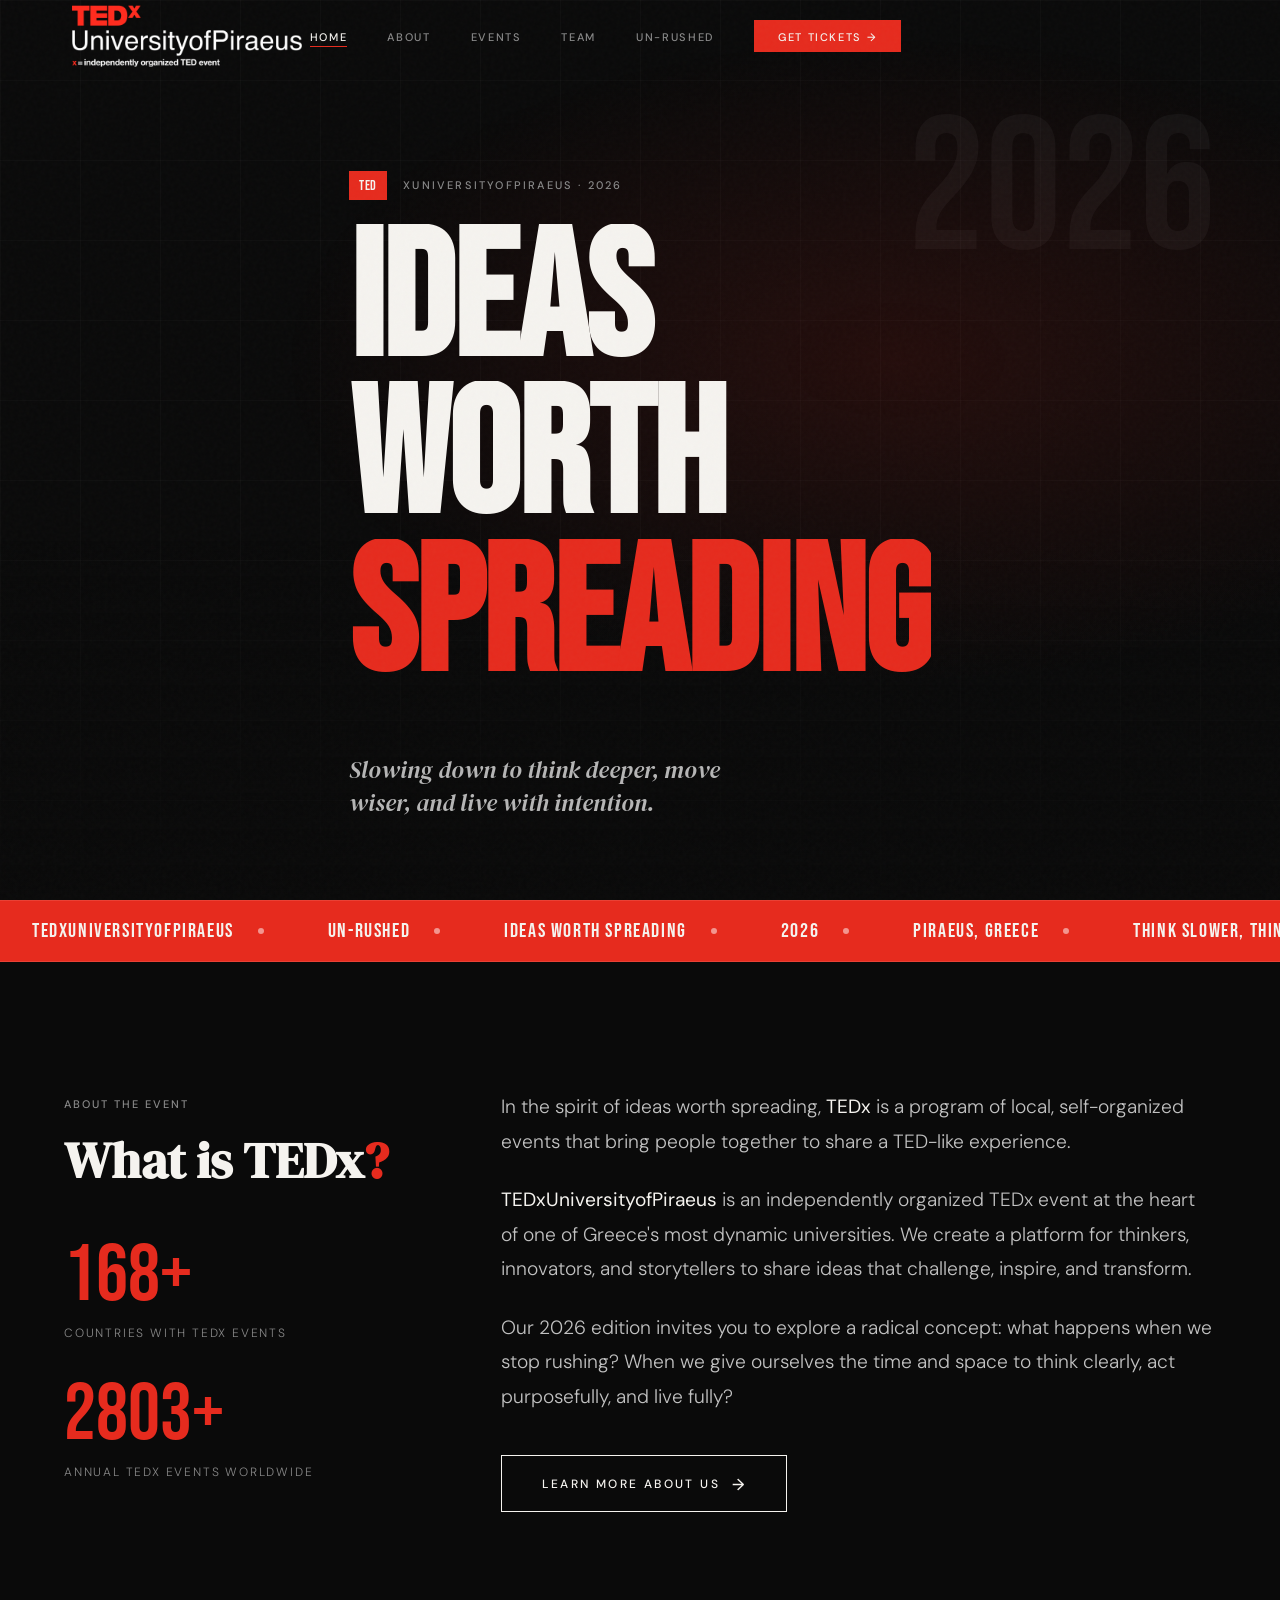
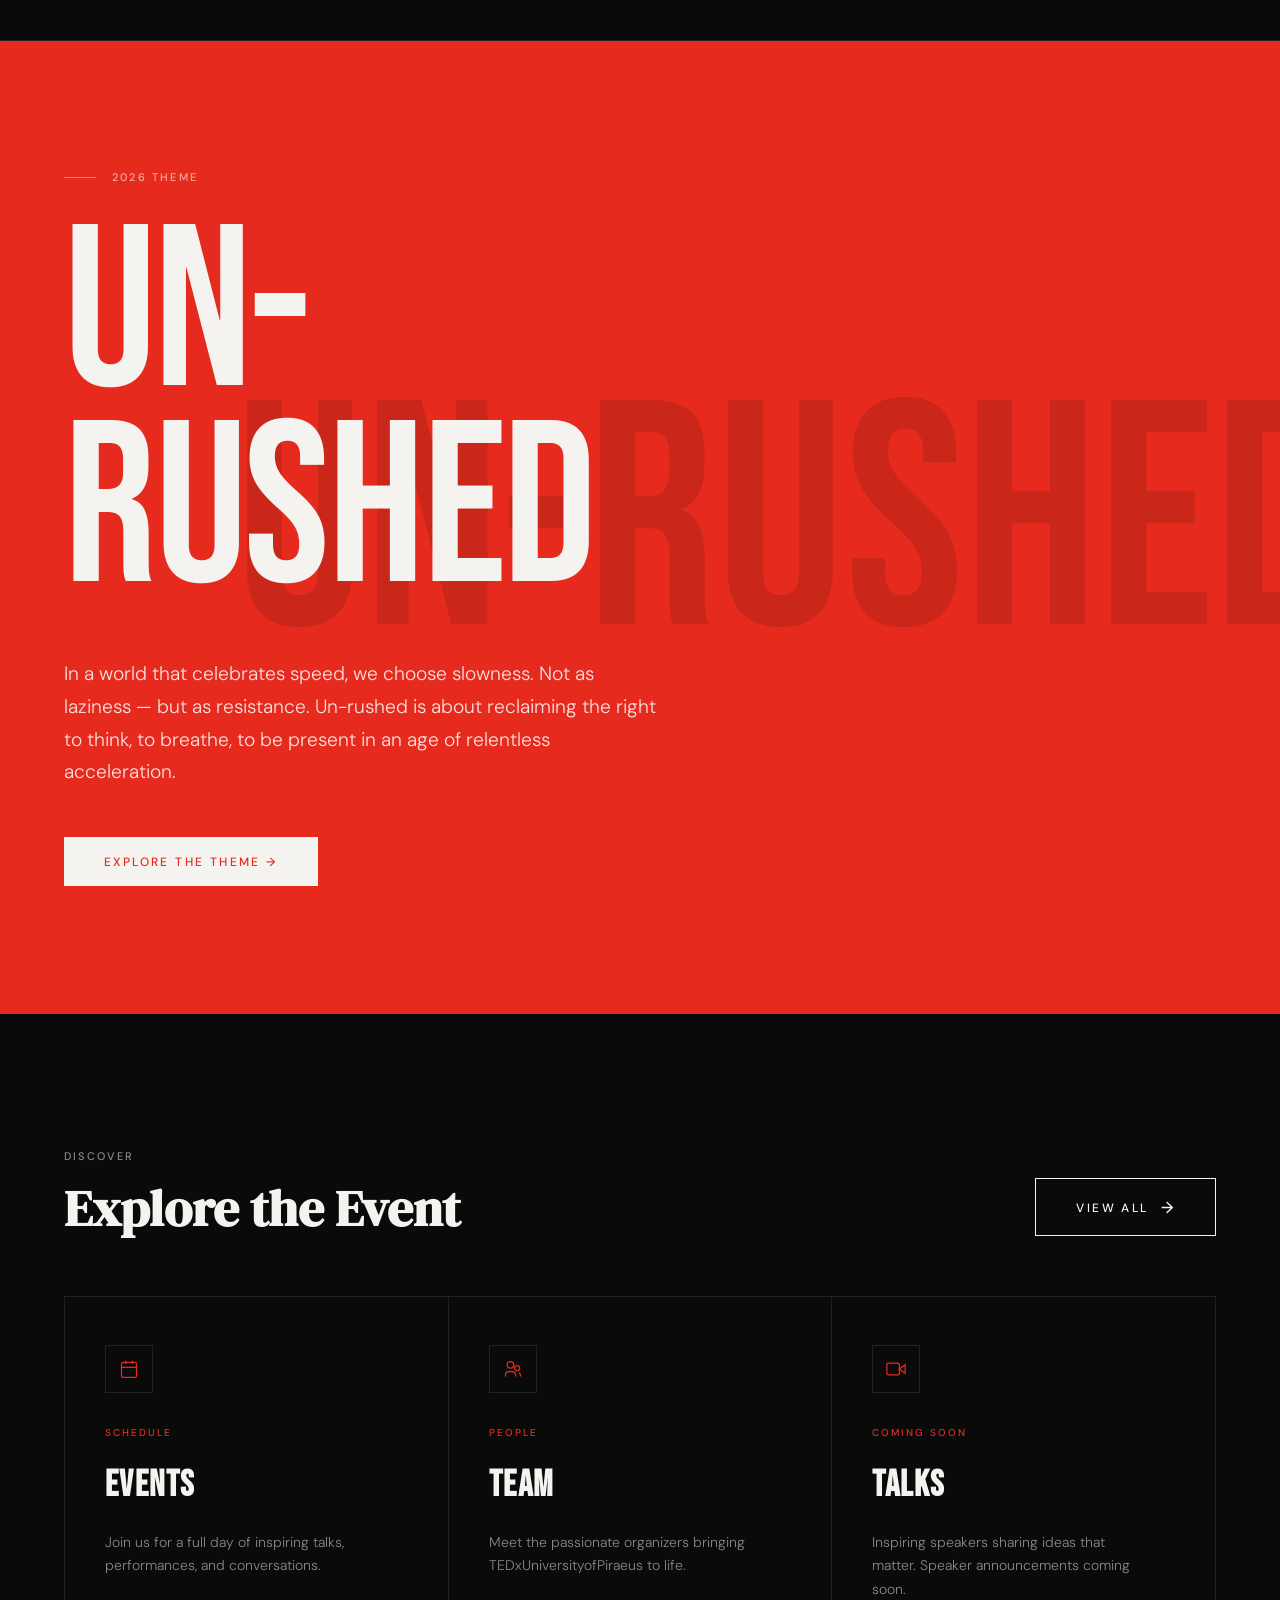
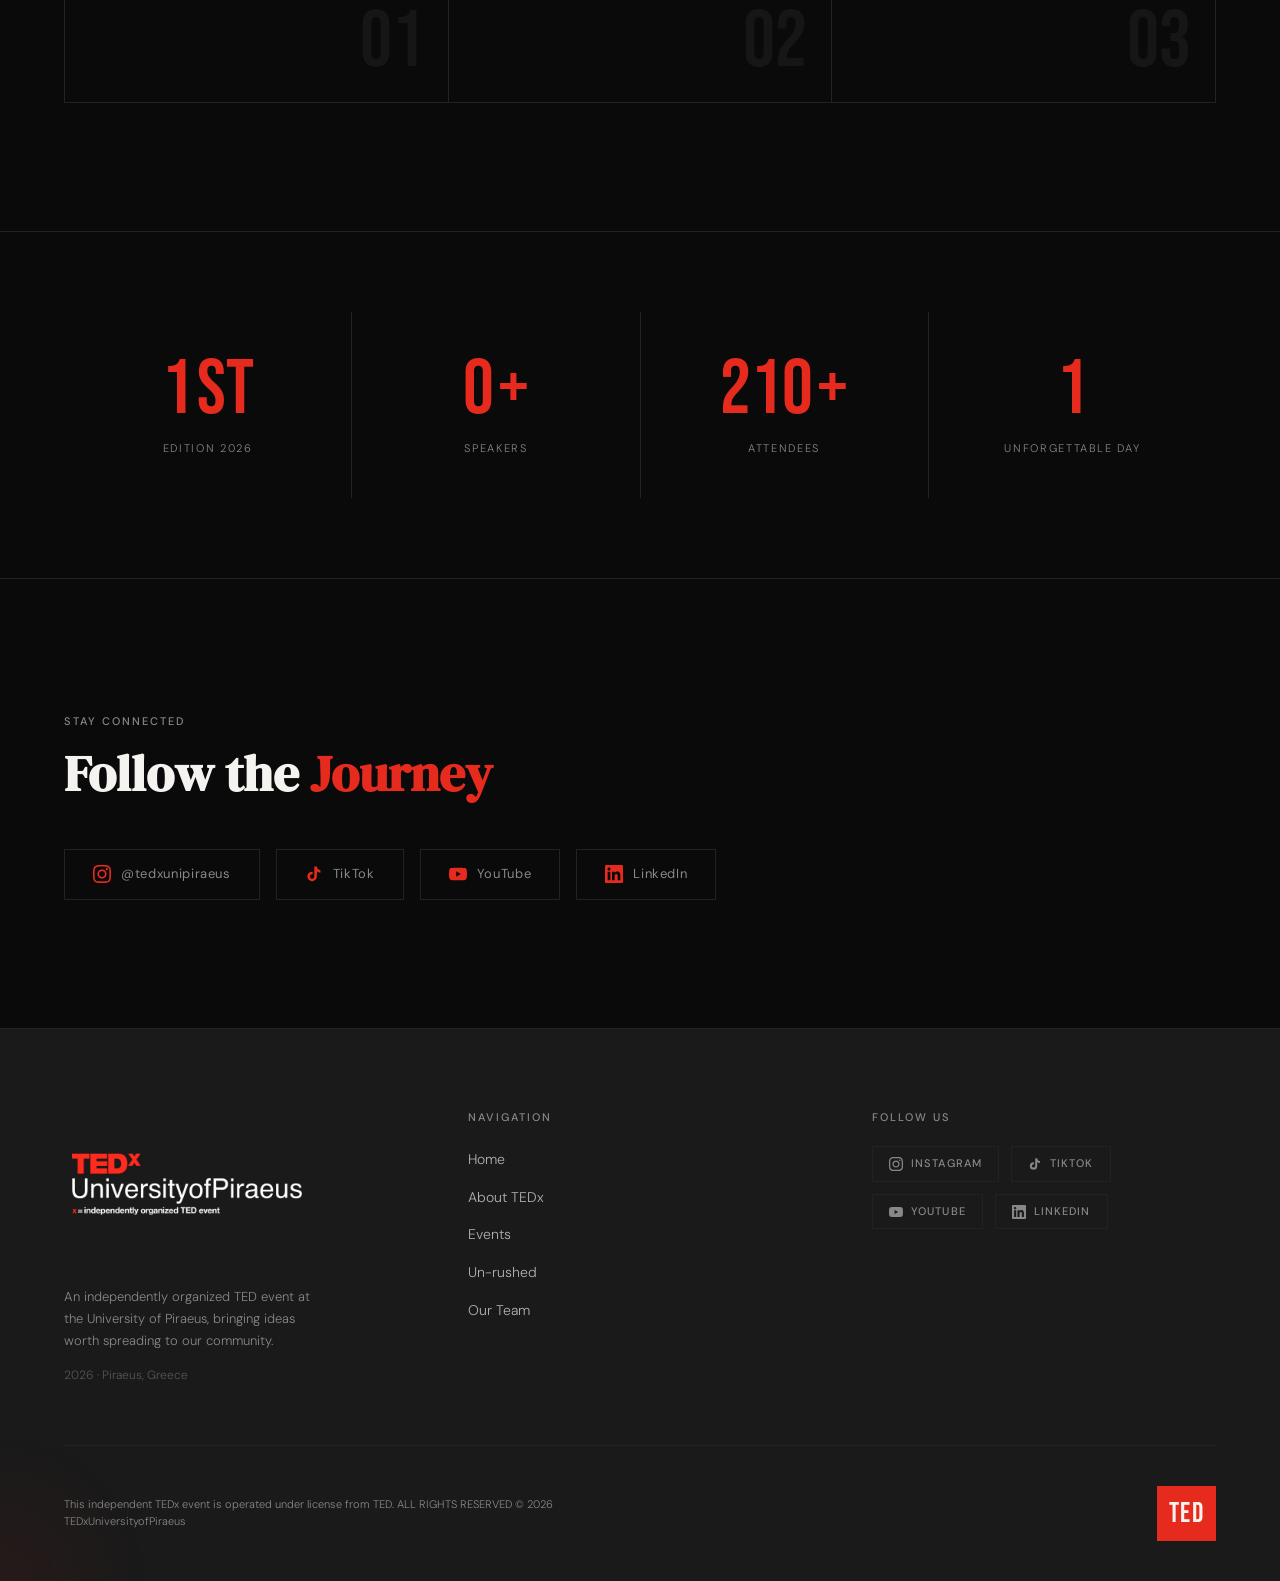
<file: index.html>
<!DOCTYPE html>
<html lang="el">
<head>
  <meta charset="UTF-8">
  <meta name="viewport" content="width=device-width, initial-scale=1.0">
  <title>TEDxUniversityofPiraeus 2026 — Un-rushed</title>
  <meta name="description" content="TEDxUniversityofPiraeus 2026 — Un-rushed. An independently organized TED event at the University of Piraeus.">
  <link rel="stylesheet" href="css/style.css">
  <link rel="stylesheet" href="css/index.css">
</head>
<body>

<!-- NAV -->
<div id="nav-placeholder"></div>

<!-- ═══════════════════════════════════════
     HERO
═══════════════════════════════════════ -->
<section class="hero">
  <div class="hero-grid-lines"></div>
  <div class="hero-bg"></div>
  <div class="hero-year">2026</div>

  <div class="container hero-content">
    <div class="hero-eyebrow anim-fade-up">
      <span class="hero-eyebrow-badge">TED</span>
      <span class="hero-eyebrow-text">xUniversityofPiraeus · 2026</span>
    </div>

    <h1>
      <span class="hero-title-line t-hero">
        <span class="hero-title-inner delay-1">Ideas</span>
      </span>
      <span class="hero-title-line t-hero">
        <span class="hero-title-inner delay-2">Worth</span>
      </span>
      <span class="hero-title-line t-hero hero-title-red">
        <span class="hero-title-inner delay-3">Spreading</span>
      </span>
    </h1>

    <div class="hero-bottom">
      <p class="hero-tagline anim-fade-up anim-delay-4">
        Slowing down to think deeper, move wiser, and live with intention.
      </p>
    </div>
  </div>
</section>

<!-- ═══════════════════════════════════════
     TICKER
═══════════════════════════════════════ -->
<div class="ticker">
  <div class="ticker-track">
    <span class="ticker-item">TEDxUniversityofPiraeus<span class="ticker-dot"></span></span>
    <span class="ticker-item">Un-rushed<span class="ticker-dot"></span></span>
    <span class="ticker-item">Ideas Worth Spreading<span class="ticker-dot"></span></span>
    <span class="ticker-item">2026<span class="ticker-dot"></span></span>
    <span class="ticker-item">Piraeus, Greece<span class="ticker-dot"></span></span>
    <span class="ticker-item">Think Slower, Think Deeper<span class="ticker-dot"></span></span>
  </div>
</div>

<!-- ═══════════════════════════════════════
     INTRO
═══════════════════════════════════════ -->
<section class="intro section">
  <div class="container">
    <div class="intro-inner">
      <div class="intro-left reveal">
        <span class="t-label">About the Event</span>
        <h2 class="t-heading" style="margin-top:16px;">What is TEDx<span style="color:var(--red);">?</span></h2>
        <div class="intro-stat">
          <div class="intro-stat-number"><span data-count="180">0</span>+</div>
          <div class="intro-stat-label">Countries with TEDx Events</div>
        </div>
        <div class="intro-stat" style="margin-top:32px;">
          <div class="intro-stat-number"><span data-count="3000">0</span>+</div>
          <div class="intro-stat-label">Annual TEDx Events Worldwide</div>
        </div>
      </div>

      <div class="intro-right">
        <p class="reveal">
          In the spirit of ideas worth spreading, <strong>TEDx</strong> is a program of local, self-organized events that bring people together to share a TED-like experience.
        </p>
        <p class="reveal">
          <strong>TEDxUniversityofPiraeus</strong> is an independently organized TEDx event at the heart of one of Greece's most dynamic universities. We create a platform for thinkers, innovators, and storytellers to share ideas that challenge, inspire, and transform.
        </p>
        <p class="reveal">
          Our 2026 edition invites you to explore a radical concept: what happens when we stop rushing? When we give ourselves the time and space to think clearly, act purposefully, and live fully?
        </p>
        <div class="reveal" style="margin-top:40px;">
          <a href="about.html" class="btn btn-outline btn-arrow">Learn More About Us</a>
        </div>
      </div>
    </div>
  </div>
</section>

<!-- ═══════════════════════════════════════
     THEME HIGHLIGHT
═══════════════════════════════════════ -->
<section class="theme-section">
  <div class="theme-bg-text">UN-RUSHED</div>
  <div class="container theme-content">
    <div class="theme-label reveal">2026 Theme</div>
    <div class="theme-title reveal">Un-<br>rushed</div>
    <p class="theme-desc reveal">
      In a world that celebrates speed, we choose slowness. Not as laziness — but as resistance. Un-rushed is about reclaiming the right to think, to breathe, to be present in an age of relentless acceleration.
    </p>
    <div class="theme-cta reveal">
      <a href="unrushed.html" class="btn-white">
        Explore the Theme →
      </a>
    </div>
  </div>
</section>

<!-- ═══════════════════════════════════════
     QUICK PREVIEW
═══════════════════════════════════════ -->
<section class="preview-section section">
  <div class="container">
    <div class="preview-header">
      <div>
        <span class="t-label">Discover</span>
        <h2 class="t-heading reveal" style="margin-top:12px;">Explore the Event</h2>
      </div>
      <a href="events.html" class="btn btn-outline btn-arrow reveal">View All</a>
    </div>

    <div class="preview-cards stagger-group">
      <!-- Events -->
      <a href="events.html" class="preview-card reveal">
        <div class="preview-card-icon">
          <svg width="20" height="20" viewBox="0 0 24 24" fill="none" stroke="currentColor" stroke-width="1.5"><rect x="3" y="4" width="18" height="18" rx="2"/><line x1="16" y1="2" x2="16" y2="6"/><line x1="8" y1="2" x2="8" y2="6"/><line x1="3" y1="10" x2="21" y2="10"/></svg>
        </div>
        <div class="preview-card-label">Schedule</div>
        <h3>Events</h3>
        <p>Join us for a full day of inspiring talks, performances, and conversations.</p>
        <span class="preview-card-link">View Events →</span>
        <div class="preview-card-number">01</div>
      </a>

      <!-- Team -->
      <a href="team.html" class="preview-card reveal">
        <div class="preview-card-icon">
          <svg width="20" height="20" viewBox="0 0 24 24" fill="none" stroke="currentColor" stroke-width="1.5"><circle cx="9" cy="7" r="4"/><path d="M3 21v-2a4 4 0 014-4h4a4 4 0 014 4v2"/><circle cx="17" cy="11" r="3"/><path d="M21 21v-1.5a3 3 0 00-2-2.83"/></svg>
        </div>
        <div class="preview-card-label">People</div>
        <h3>Team</h3>
        <p>Meet the passionate organizers bringing TEDxUniversityofPiraeus to life.</p>
        <span class="preview-card-link">Meet the Team →</span>
        <div class="preview-card-number">02</div>
      </a>

      <!-- Talks -->
      <a href="events.html" class="preview-card reveal">
        <div class="preview-card-icon">
          <svg width="20" height="20" viewBox="0 0 24 24" fill="none" stroke="currentColor" stroke-width="1.5"><polygon points="23 7 16 12 23 17 23 7"/><rect x="1" y="5" width="15" height="14" rx="2"/></svg>
        </div>
        <div class="preview-card-label">Coming Soon</div>
        <h3>Talks</h3>
        <p>Inspiring speakers sharing ideas that matter. Speaker announcements coming soon.</p>
        <span class="preview-card-link">Stay Tuned →</span>
        <div class="preview-card-number">03</div>
      </a>
    </div>
  </div>
</section>

<!-- ═══════════════════════════════════════
     STATS
═══════════════════════════════════════ -->
<div class="stats-strip">
  <div class="container">
    <div class="stats-grid stagger-group">
      <div class="stat-item reveal">
        <div class="stat-item-number"><span data-count="1">0</span><span>st</span></div>
        <div class="stat-item-label">Edition 2026</div>
      </div>
      <div class="stat-item reveal">
        <div class="stat-item-number"><span data-count="8">0</span><span>+</span></div>
        <div class="stat-item-label">Speakers</div>
      </div>
      <div class="stat-item reveal">
        <div class="stat-item-number"><span data-count="300">0</span><span>+</span></div>
        <div class="stat-item-label">Attendees</div>
      </div>
      <div class="stat-item reveal">
        <div class="stat-item-number"><span data-count="1">0</span></div>
        <div class="stat-item-label">Unforgettable Day</div>
      </div>
    </div>
  </div>
</div>

<!-- ═══════════════════════════════════════
     SOCIAL
═══════════════════════════════════════ -->
<section class="social-section section">
  <div class="container">
    <div class="reveal">
      <span class="t-label">Stay Connected</span>
      <h2 class="t-heading" style="margin-top:12px; max-width:500px;">Follow the <span style="color:var(--red);">Journey</span></h2>
    </div>

    <div class="social-grid reveal">
      <a href="https://www.instagram.com/tedxuniversityofpiraeus?igsh=Zmg4ZXFmMTh2Zjdx&utm_source=qr" class="social-pill" target="_blank" rel="noopener">
        <svg width="18" height="18" viewBox="0 0 24 24" fill="currentColor"><path d="M12 2.163c3.204 0 3.584.012 4.85.07 3.252.148 4.771 1.691 4.919 4.919.058 1.265.069 1.645.069 4.849 0 3.205-.012 3.584-.069 4.849-.149 3.225-1.664 4.771-4.919 4.919-1.266.058-1.644.07-4.85.07-3.204 0-3.584-.012-4.849-.07-3.26-.149-4.771-1.699-4.919-4.92-.058-1.265-.07-1.644-.07-4.849 0-3.204.013-3.583.07-4.849.149-3.227 1.664-4.771 4.919-4.919 1.266-.057 1.645-.069 4.849-.069zm0-2.163c-3.259 0-3.667.014-4.947.072-4.358.2-6.78 2.618-6.98 6.98-.059 1.281-.073 1.689-.073 4.948 0 3.259.014 3.668.072 4.948.2 4.358 2.618 6.78 6.98 6.98 1.281.058 1.689.072 4.948.072 3.259 0 3.668-.014 4.948-.072 4.354-.2 6.782-2.618 6.979-6.98.059-1.28.073-1.689.073-4.948 0-3.259-.014-3.667-.072-4.947-.196-4.354-2.617-6.78-6.979-6.98-1.281-.059-1.69-.073-4.949-.073zm0 5.838c-3.403 0-6.162 2.759-6.162 6.162s2.759 6.163 6.162 6.163 6.162-2.759 6.162-6.163c0-3.403-2.759-6.162-6.162-6.162zm0 10.162c-2.209 0-4-1.79-4-4 0-2.209 1.791-4 4-4s4 1.791 4 4c0 2.21-1.791 4-4 4zm6.406-11.845c-.796 0-1.441.645-1.441 1.44s.645 1.44 1.441 1.44c.795 0 1.439-.645 1.439-1.44s-.644-1.44-1.439-1.44z"/></svg>
        @tedxunipiraeus
      </a>
      <a href="https://www.tiktok.com/@tedxuniversityofpiraeus?_r=1&_t=ZN-97e5V77pIEo" class="social-pill" target="_blank" rel="noopener">
        <svg width="18" height="18" viewBox="0 0 24 24" fill="currentColor"><path d="M19.59 6.69a4.83 4.83 0 01-3.77-4.25V2h-3.45v13.67a2.89 2.89 0 01-2.88 2.5 2.89 2.89 0 01-2.89-2.89 2.89 2.89 0 012.89-2.89c.28 0 .54.04.79.1V9.01a6.32 6.32 0 00-.79-.05 6.34 6.34 0 00-6.34 6.34 6.34 6.34 0 006.34 6.34 6.34 6.34 0 006.33-6.34V8.69a8.17 8.17 0 004.77 1.53V6.75a4.85 4.85 0 01-1-.06z"/></svg>
        TikTok
      </a>
      <a href="https://youtube.com/@tedxuniversityofpiraeus?si=0bOhJvaLc2AStTkx" class="social-pill" target="_blank" rel="noopener">
        <svg width="18" height="18" viewBox="0 0 24 24" fill="currentColor"><path d="M23.498 6.186a3.016 3.016 0 00-2.122-2.136C19.505 3.545 12 3.545 12 3.545s-7.505 0-9.377.505A3.017 3.017 0 00.502 6.186C0 8.07 0 12 0 12s0 3.93.502 5.814a3.016 3.016 0 002.122 2.136c1.871.505 9.376.505 9.376.505s7.505 0 9.377-.505a3.015 3.015 0 002.122-2.136C24 15.93 24 12 24 12s0-3.93-.502-5.814zM9.545 15.568V8.432L15.818 12l-6.273 3.568z"/></svg>
        YouTube
      </a>
      <a href="https://www.linkedin.com/company/tedxuniversityofpiraeus/" class="social-pill" target="_blank" rel="noopener">
        <svg width="18" height="18" viewBox="0 0 24 24" fill="currentColor"><path d="M20.447 20.452h-3.554v-5.569c0-1.328-.027-3.037-1.852-3.037-1.853 0-2.136 1.445-2.136 2.939v5.667H9.351V9h3.414v1.561h.046c.477-.9 1.637-1.85 3.37-1.85 3.601 0 4.267 2.37 4.267 5.455v6.286zM5.337 7.433c-1.144 0-2.063-.926-2.063-2.065 0-1.138.92-2.063 2.063-2.063 1.14 0 2.064.925 2.064 2.063 0 1.139-.925 2.065-2.064 2.065zm1.782 13.019H3.555V9h3.564v11.452zM22.225 0H1.771C.792 0 0 .774 0 1.729v20.542C0 23.227.792 24 1.771 24h20.451C23.2 24 24 23.227 24 22.271V1.729C24 .774 23.2 0 22.222 0h.003z"/></svg>
        LinkedIn
      </a>
    </div>
  </div>
</section>

<!-- FOOTER -->
<div id="footer-placeholder"></div>

<script src="js/components.js"></script>
<script src="js/main.js"></script>
</body>
</html>
</file>
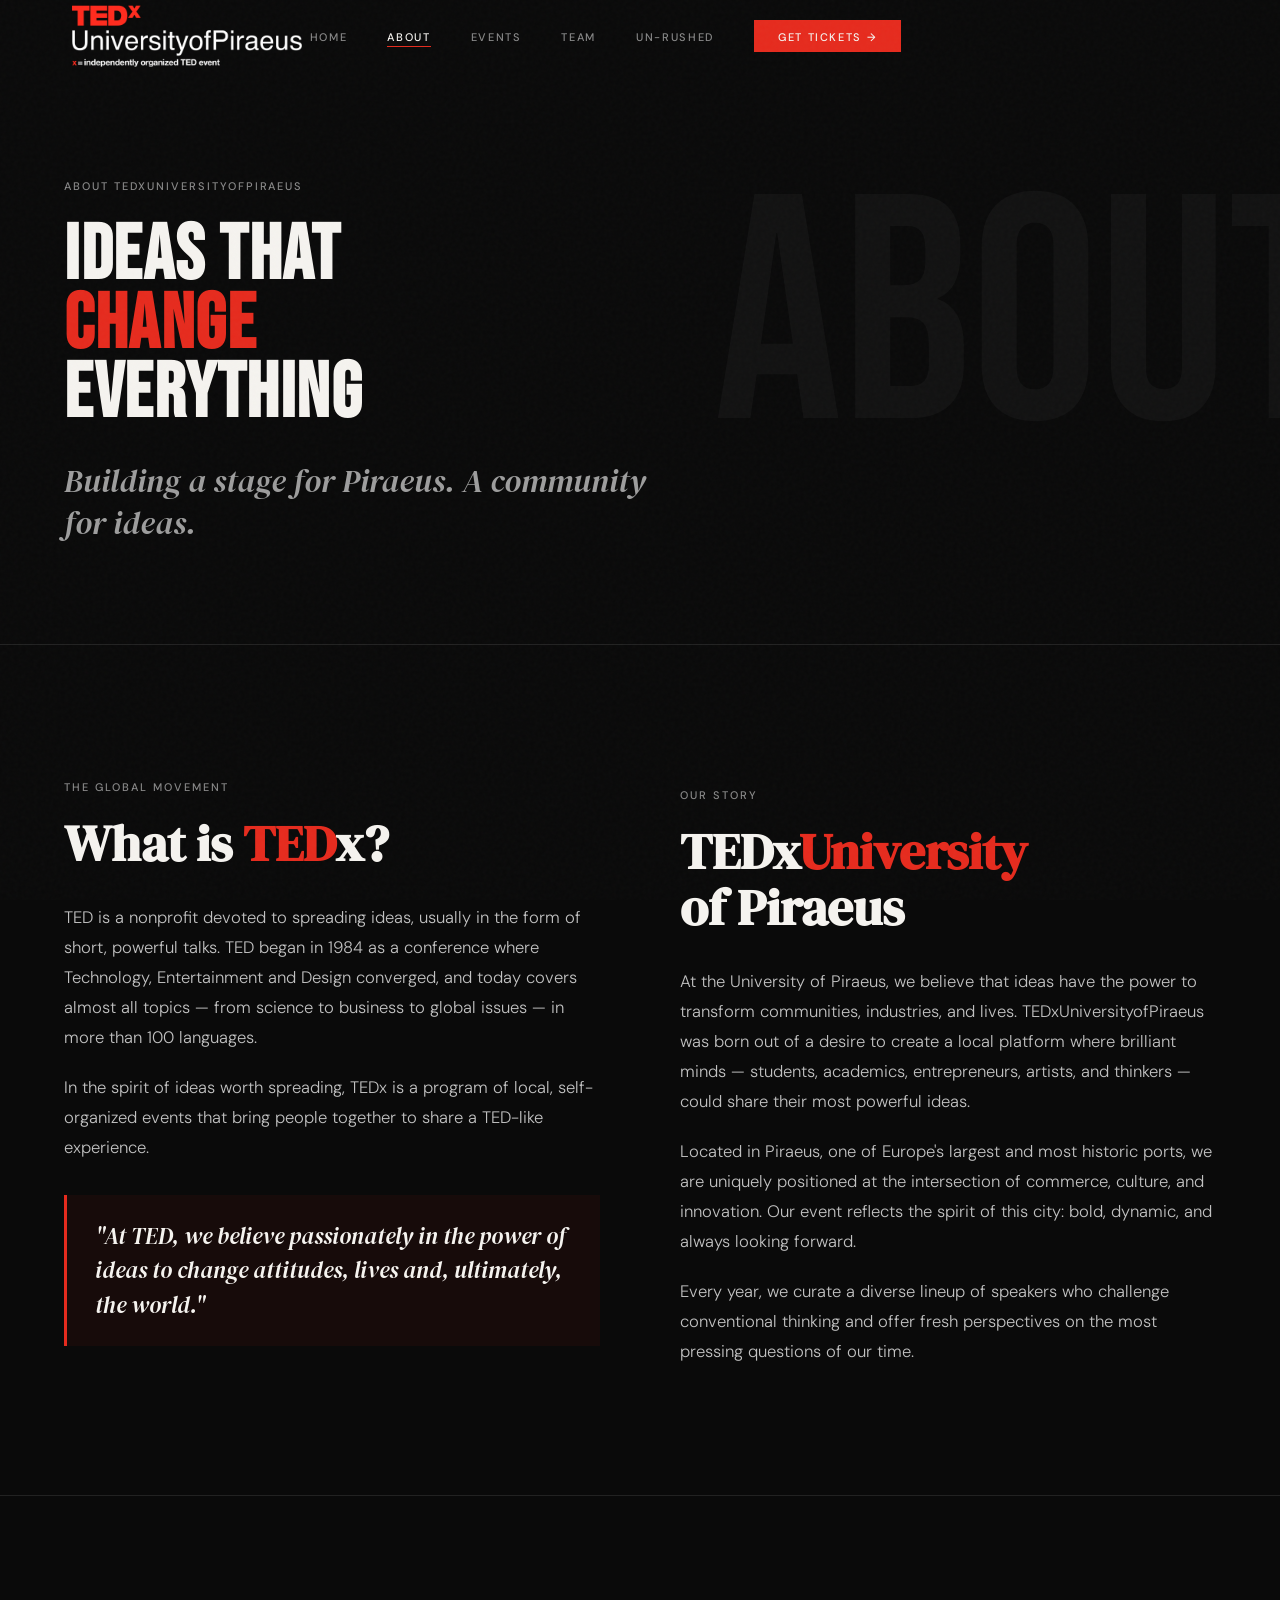
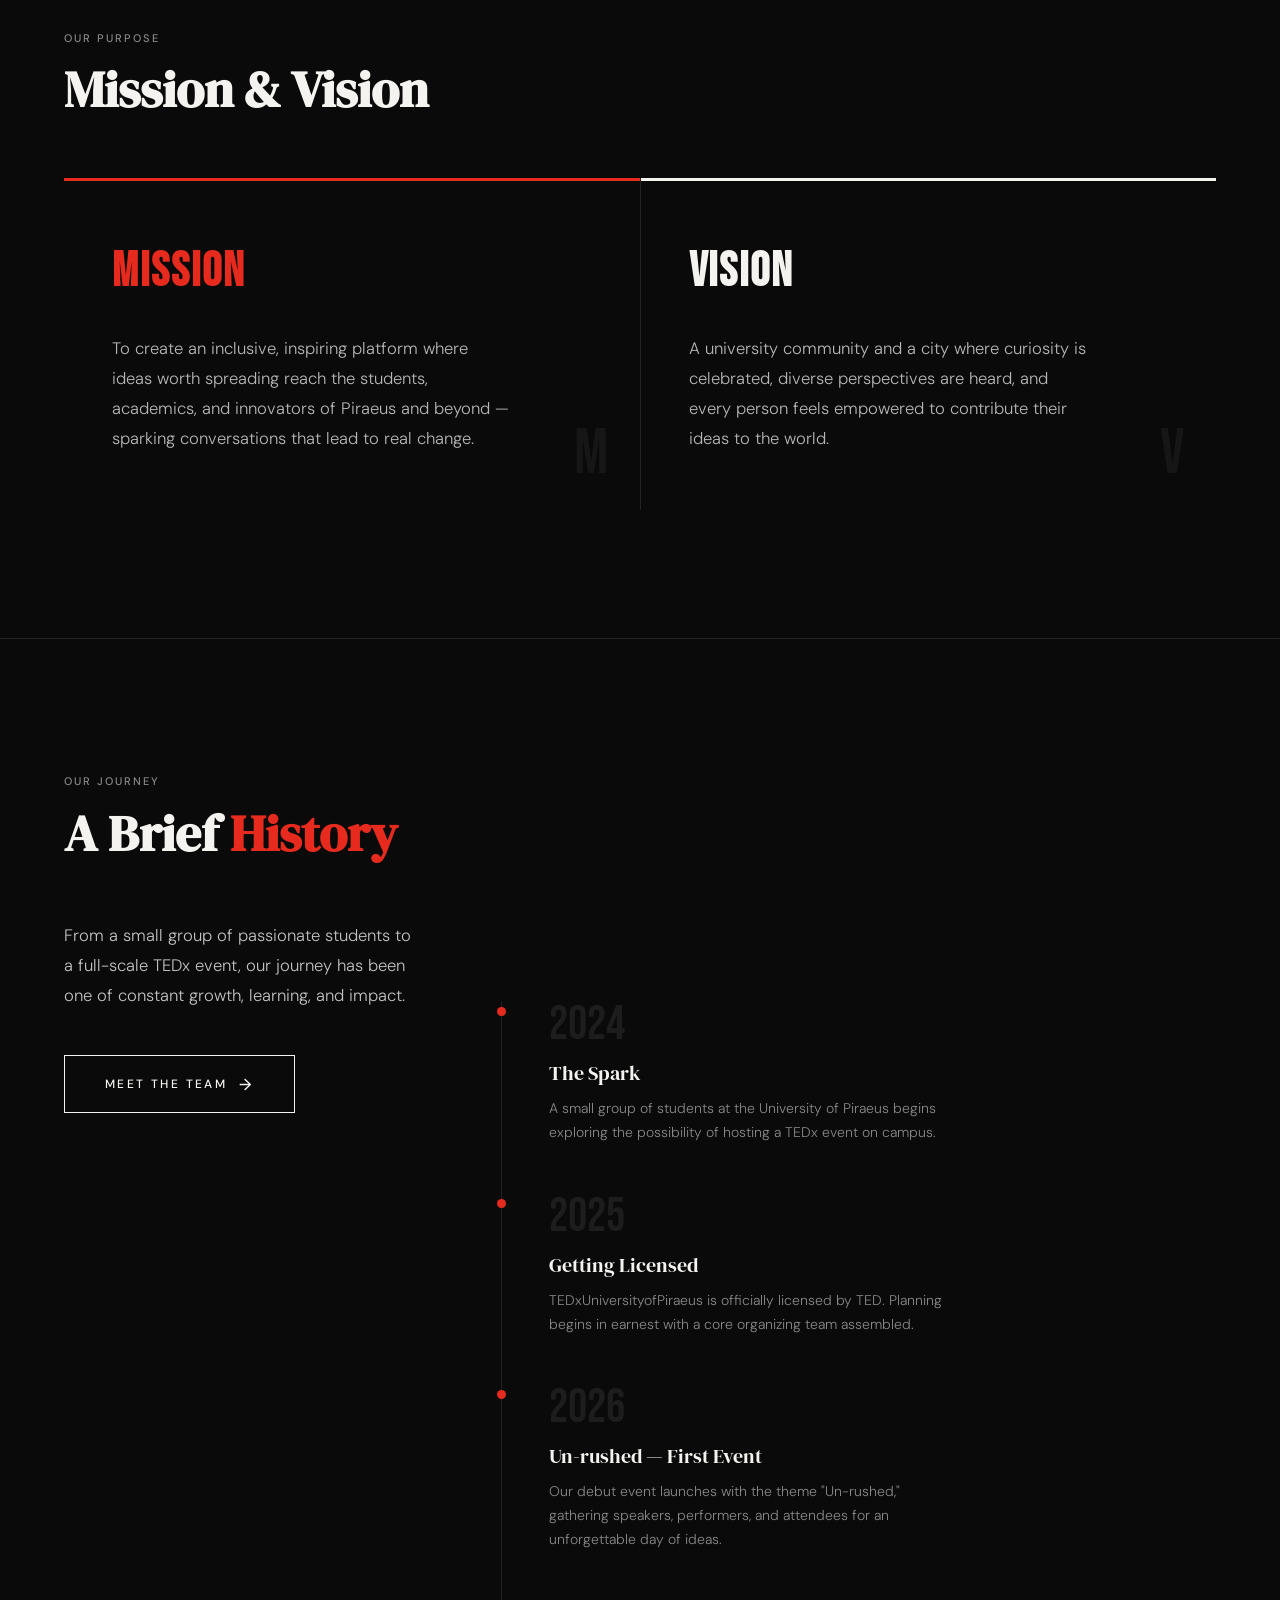
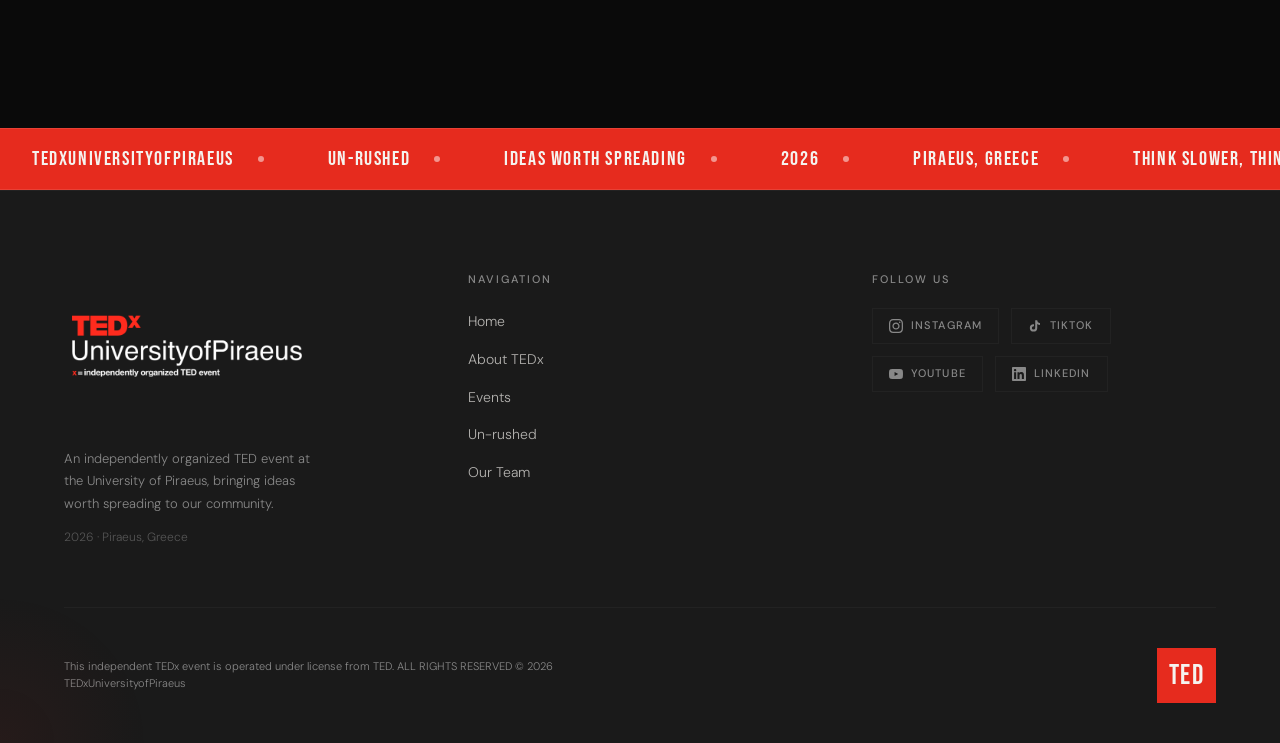
<file: about.html>
<!DOCTYPE html>
<html lang="el">
<head>
  <meta charset="UTF-8">
  <meta name="viewport" content="width=device-width, initial-scale=1.0">
  <title>About — TEDxUniversityofPiraeus 2026</title>
  <link rel="stylesheet" href="css/style.css">
  <link rel="stylesheet" href="css/about.css">
</head>
<body>

<div id="nav-placeholder"></div>

<!-- ── PAGE HERO ── -->
<section class="about-hero">
  <div class="about-hero-bg">ABOUT</div>
  <div class="container">
    <span class="t-label anim-fade-up">About TEDxUniversityofPiraeus</span>
    <h1 class="t-title anim-fade-up anim-delay-2" style="margin-top:24px; max-width:800px;">
      Ideas That<br><span style="color:var(--red);">Change</span><br>Everything
    </h1>
    <p class="t-subheading anim-fade-up anim-delay-3" style="margin-top:32px; max-width:600px; color:rgba(255,255,255,0.6);">
      Building a stage for Piraeus. A community for ideas.
    </p>
  </div>
</section>

<!-- ── WHAT IS TEDx ── -->
<section class="tedx-explain section">
  <div class="container">
    <div class="tedx-explain-grid">
      <div class="tedx-explain-left reveal">
        <span class="t-label">The Global Movement</span>
        <h2 class="t-heading" style="margin-top:16px;">What is <span style="color:var(--red);">TED</span>x?</h2>
        <p>TED is a nonprofit devoted to spreading ideas, usually in the form of short, powerful talks. TED began in 1984 as a conference where Technology, Entertainment and Design converged, and today covers almost all topics — from science to business to global issues — in more than 100 languages.</p>
        <p>In the spirit of ideas worth spreading, TEDx is a program of local, self-organized events that bring people together to share a TED-like experience.</p>
        <div class="tedx-highlight-box">
          <p>"At TED, we believe passionately in the power of ideas to change attitudes, lives and, ultimately, the world."</p>
        </div>
      </div>

      <div class="tedx-explain-right reveal" style="padding-top:8px;">
        <span class="t-label">Our Story</span>
        <h2 class="t-heading" style="margin-top:16px; margin-bottom:32px;">TEDx<span style="color:var(--red);">University</span><br>of Piraeus</h2>

        <p style="font-size:clamp(15px,1.3vw,18px);line-height:1.8;color:rgba(255,255,255,0.75);margin-bottom:20px;">
          At the University of Piraeus, we believe that ideas have the power to transform communities, industries, and lives. TEDxUniversityofPiraeus was born out of a desire to create a local platform where brilliant minds — students, academics, entrepreneurs, artists, and thinkers — could share their most powerful ideas.
        </p>
        <p style="font-size:clamp(15px,1.3vw,18px);line-height:1.8;color:rgba(255,255,255,0.75);margin-bottom:20px;">
          Located in Piraeus, one of Europe's largest and most historic ports, we are uniquely positioned at the intersection of commerce, culture, and innovation. Our event reflects the spirit of this city: bold, dynamic, and always looking forward.
        </p>
        <p style="font-size:clamp(15px,1.3vw,18px);line-height:1.8;color:rgba(255,255,255,0.75);">
          Every year, we curate a diverse lineup of speakers who challenge conventional thinking and offer fresh perspectives on the most pressing questions of our time.
        </p>
      </div>
    </div>
  </div>
</section>

<!-- ── MISSION & VISION ── -->
<section class="mission-vision section">
  <div class="container">
    <div class="reveal">
      <span class="t-label">Our Purpose</span>
      <h2 class="t-heading" style="margin-top:12px;">Mission & Vision</h2>
    </div>

    <div class="mv-grid">
      <div class="mv-card reveal">
        <div class="mv-card-icon">M</div>
        <h3>Mission</h3>
        <p>To create an inclusive, inspiring platform where ideas worth spreading reach the students, academics, and innovators of Piraeus and beyond — sparking conversations that lead to real change.</p>
      </div>
      <div class="mv-card reveal">
        <div class="mv-card-icon">V</div>
        <h3>Vision</h3>
        <p>A university community and a city where curiosity is celebrated, diverse perspectives are heard, and every person feels empowered to contribute their ideas to the world.</p>
      </div>
    </div>
  </div>
</section>

<!-- ── HISTORY ── -->
<section class="history section">
  <div class="container">
    <div class="reveal">
      <span class="t-label">Our Journey</span>
      <h2 class="t-heading" style="margin-top:12px;">A Brief <span style="color:var(--red);">History</span></h2>
    </div>

    <div class="history-intro">
      <div class="reveal">
        <p>From a small group of passionate students to a full-scale TEDx event, our journey has been one of constant growth, learning, and impact.</p>
        <a href="team.html" class="btn btn-outline btn-arrow" style="margin-top:24px;">Meet the Team</a>
      </div>

      <div class="timeline reveal">
        <div class="timeline-item">
          <div class="timeline-year">2024</div>
          <div class="timeline-title">The Spark</div>
          <div class="timeline-desc">A small group of students at the University of Piraeus begins exploring the possibility of hosting a TEDx event on campus.</div>
        </div>
        <div class="timeline-item">
          <div class="timeline-year">2025</div>
          <div class="timeline-title">Getting Licensed</div>
          <div class="timeline-desc">TEDxUniversityofPiraeus is officially licensed by TED. Planning begins in earnest with a core organizing team assembled.</div>
        </div>
        <div class="timeline-item">
          <div class="timeline-year">2026</div>
          <div class="timeline-title">Un-rushed — First Event</div>
          <div class="timeline-desc">Our debut event launches with the theme "Un-rushed," gathering speakers, performers, and attendees for an unforgettable day of ideas.</div>
        </div>
      </div>
    </div>
  </div>
</section>

<div class="ticker">
  <div class="ticker-track">
    <span class="ticker-item">TEDxUniversityofPiraeus<span class="ticker-dot"></span></span>
    <span class="ticker-item">Un-rushed<span class="ticker-dot"></span></span>
    <span class="ticker-item">Ideas Worth Spreading<span class="ticker-dot"></span></span>
    <span class="ticker-item">2026<span class="ticker-dot"></span></span>
    <span class="ticker-item">Piraeus, Greece<span class="ticker-dot"></span></span>
    <span class="ticker-item">Think Slower, Think Deeper<span class="ticker-dot"></span></span>
  </div>
</div>

<div id="footer-placeholder"></div>

<script src="js/components.js"></script>
<script src="js/main.js"></script>
</body>
</html>
</file>
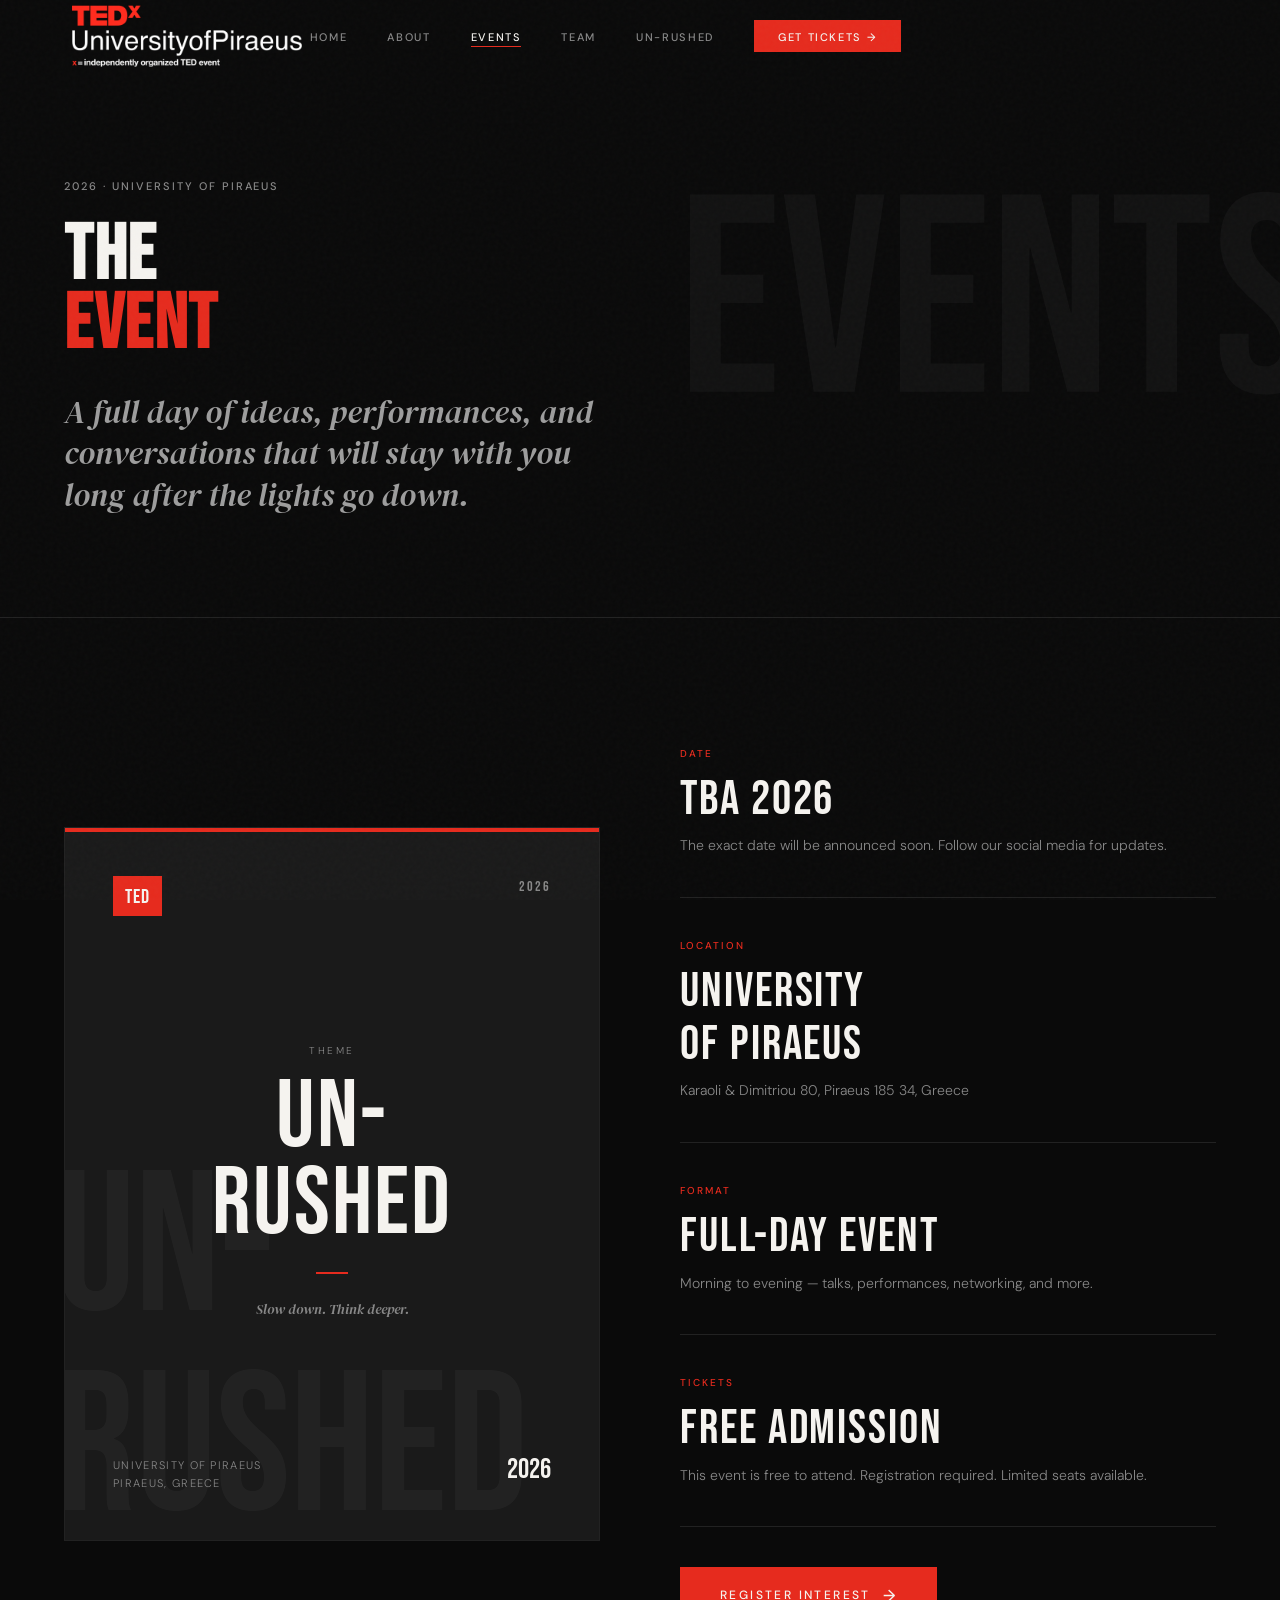
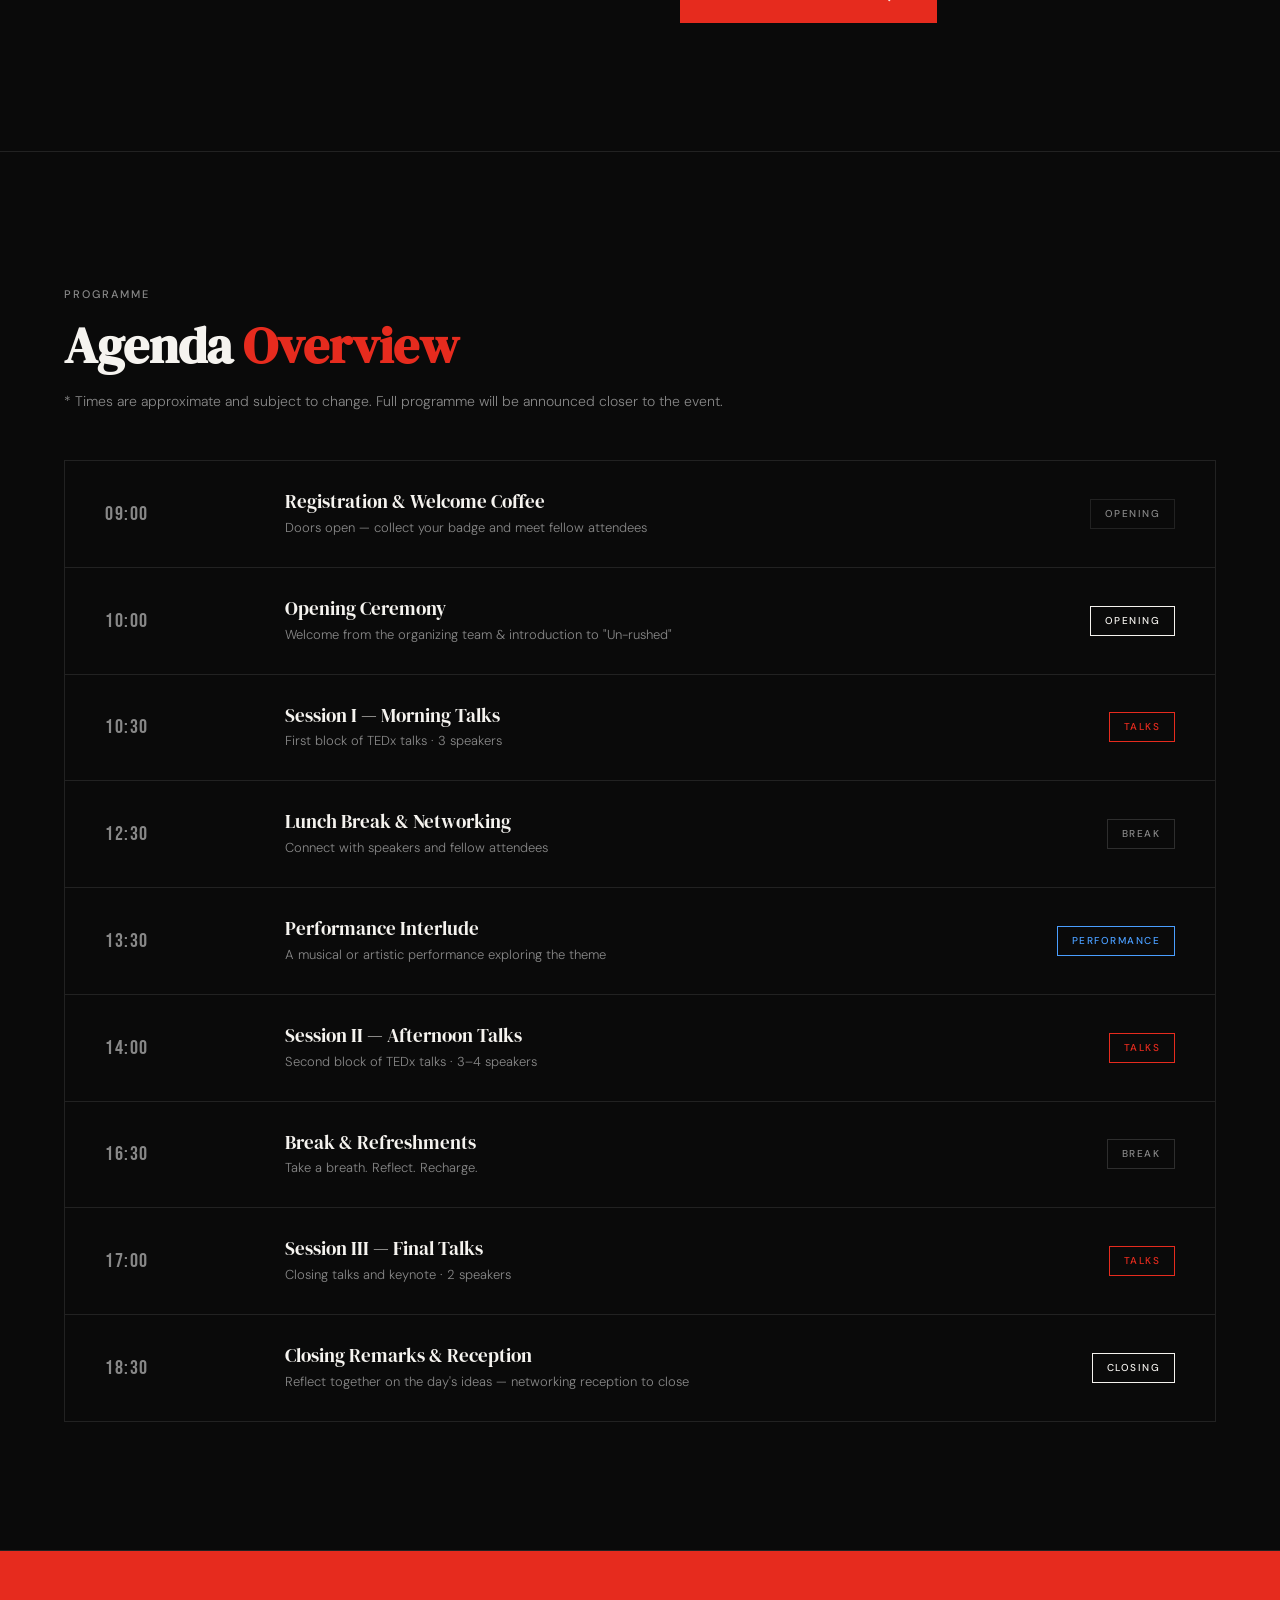
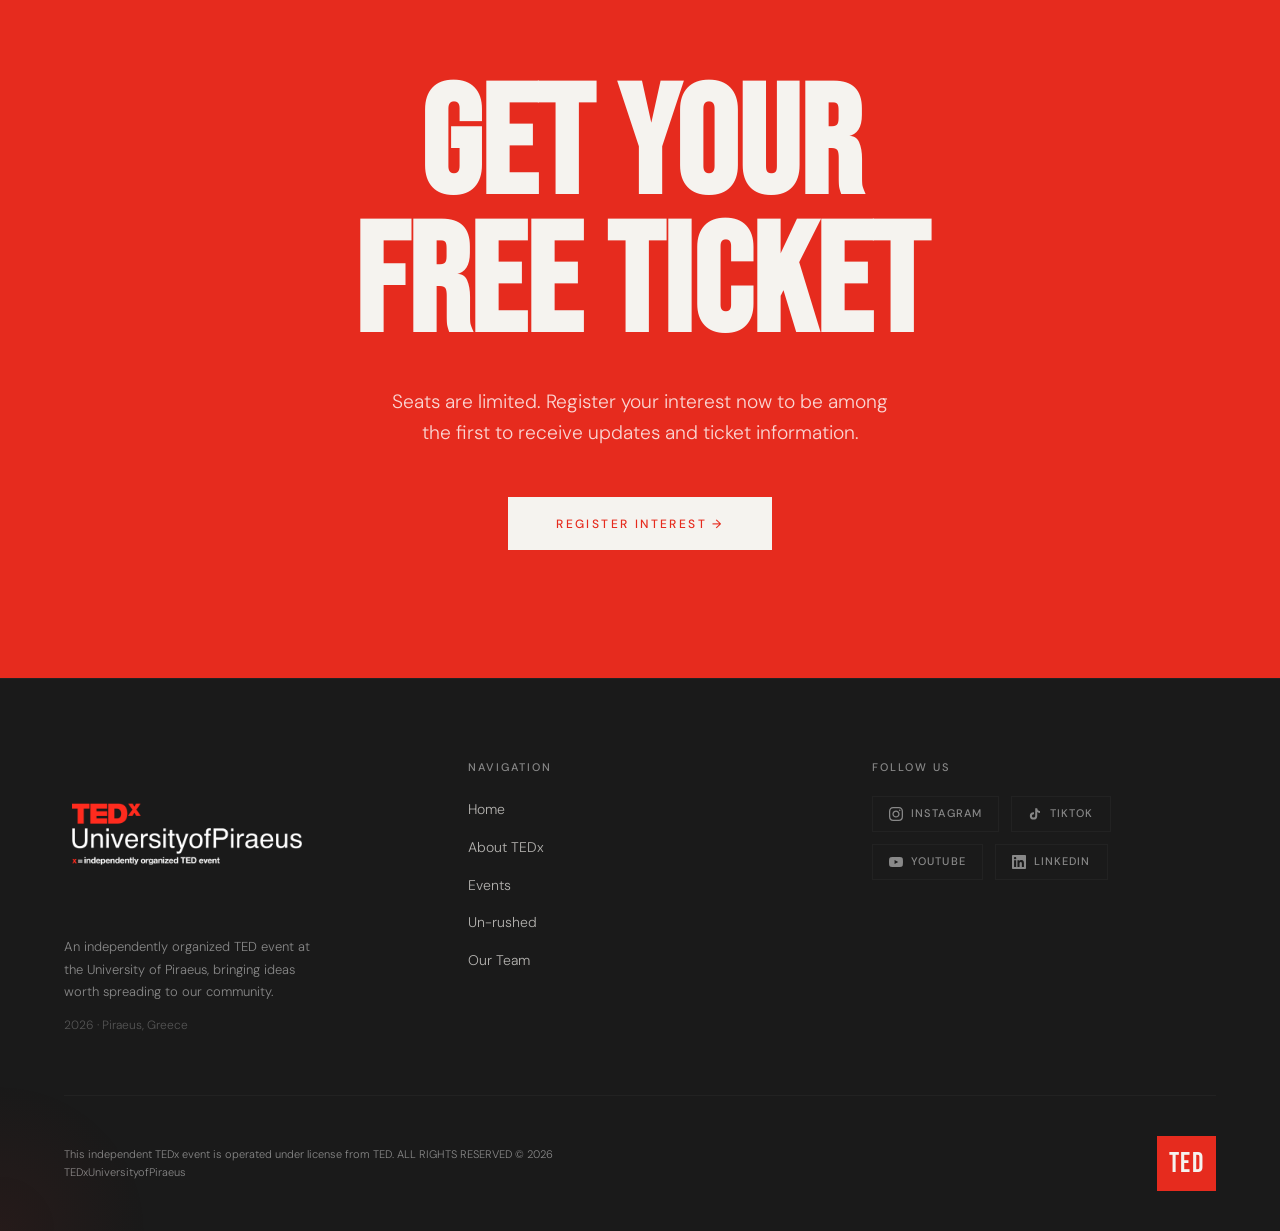
<file: events.html>
<!DOCTYPE html>
<html lang="el">
<head>
  <meta charset="UTF-8">
  <meta name="viewport" content="width=device-width, initial-scale=1.0">
  <title>Events — TEDxUniversityofPiraeus 2026</title>
  <link rel="stylesheet" href="css/style.css">
  <link rel="stylesheet" href="css/events.css">
</head>
<body>

<div id="nav-placeholder"></div>

<!-- ── PAGE HERO ── -->
<section class="events-hero">
  <div class="events-hero-bg-text">EVENTS</div>
  <div class="container">
    <span class="t-label anim-fade-up">2026 · University of Piraeus</span>
    <h1 class="t-title anim-fade-up anim-delay-2" style="margin-top:24px;">
      The<br><span style="color:var(--red);">Event</span>
    </h1>
    <p class="t-subheading anim-fade-up anim-delay-3" style="margin-top:32px;color:rgba(255,255,255,0.6);max-width:560px;">
      A full day of ideas, performances, and conversations that will stay with you long after the lights go down.
    </p>
  </div>
</section>

<!-- ── EVENT BANNER ── -->
<section class="event-banner section">
  <div class="container">
    <div class="event-poster">
      <!-- Poster visual -->
      <div class="poster-visual reveal">
        <div class="poster-bg-word">UN-<br>RUSHED</div>

        <div class="poster-top">
          <span class="poster-ted-logo">TED</span>
          <span class="poster-year">2026</span>
        </div>

        <div class="poster-center">
          <div class="poster-theme-label">Theme</div>
          <div class="poster-theme">Un-<br>rushed</div>
          <div class="poster-divider"></div>
          <div class="poster-tagline">Slow down. Think deeper.</div>
        </div>

        <div class="poster-bottom">
          <div class="poster-location">University of Piraeus<br>Piraeus, Greece</div>
          <div class="poster-date-large">2026</div>
        </div>
      </div>

      <!-- Event details -->
      <div class="event-details reveal">
        <div class="detail-item">
          <div class="detail-label">Date</div>
          <div class="detail-value">TBA 2026</div>
          <div class="detail-sub">The exact date will be announced soon. Follow our social media for updates.</div>
        </div>

        <div class="detail-item">
          <div class="detail-label">Location</div>
          <div class="detail-value">University<br>of Piraeus</div>
          <div class="detail-sub">Karaoli & Dimitriou 80, Piraeus 185 34, Greece</div>
        </div>

        <div class="detail-item">
          <div class="detail-label">Format</div>
          <div class="detail-value">Full-Day Event</div>
          <div class="detail-sub">Morning to evening — talks, performances, networking, and more.</div>
        </div>

        <div class="detail-item">
          <div class="detail-label">Tickets</div>
          <div class="detail-value">Free Admission</div>
          <div class="detail-sub">This event is free to attend. Registration required. Limited seats available.</div>
        </div>

        <a href="#" class="btn btn-primary btn-arrow" style="align-self:flex-start;">
          Register Interest
        </a>
      </div>
    </div>
  </div>
</section>

<!-- ── AGENDA ── -->
<section class="agenda-section section">
  <div class="container">
    <div class="reveal">
      <span class="t-label">Programme</span>
      <h2 class="t-heading" style="margin-top:12px;">Agenda <span style="color:var(--red);">Overview</span></h2>
      <p style="font-size:14px;color:var(--gray-light);margin-top:16px;">* Times are approximate and subject to change. Full programme will be announced closer to the event.</p>
    </div>

    <div class="agenda-grid reveal" style="margin-top:48px;">
      <div class="agenda-item">
        <div class="agenda-time">09:00</div>
        <div>
          <div class="agenda-title">Registration & Welcome Coffee</div>
          <div class="agenda-desc">Doors open — collect your badge and meet fellow attendees</div>
        </div>
        <span class="agenda-type">Opening</span>
      </div>

      <div class="agenda-item">
        <div class="agenda-time">10:00</div>
        <div>
          <div class="agenda-title">Opening Ceremony</div>
          <div class="agenda-desc">Welcome from the organizing team & introduction to "Un-rushed"</div>
        </div>
        <span class="agenda-type opening">Opening</span>
      </div>

      <div class="agenda-item">
        <div class="agenda-time">10:30</div>
        <div>
          <div class="agenda-title">Session I — Morning Talks</div>
          <div class="agenda-desc">First block of TEDx talks · 3 speakers</div>
        </div>
        <span class="agenda-type talk">Talks</span>
      </div>

      <div class="agenda-item">
        <div class="agenda-time">12:30</div>
        <div>
          <div class="agenda-title">Lunch Break & Networking</div>
          <div class="agenda-desc">Connect with speakers and fellow attendees</div>
        </div>
        <span class="agenda-type break">Break</span>
      </div>

      <div class="agenda-item">
        <div class="agenda-time">13:30</div>
        <div>
          <div class="agenda-title">Performance Interlude</div>
          <div class="agenda-desc">A musical or artistic performance exploring the theme</div>
        </div>
        <span class="agenda-type performance">Performance</span>
      </div>

      <div class="agenda-item">
        <div class="agenda-time">14:00</div>
        <div>
          <div class="agenda-title">Session II — Afternoon Talks</div>
          <div class="agenda-desc">Second block of TEDx talks · 3–4 speakers</div>
        </div>
        <span class="agenda-type talk">Talks</span>
      </div>

      <div class="agenda-item">
        <div class="agenda-time">16:30</div>
        <div>
          <div class="agenda-title">Break & Refreshments</div>
          <div class="agenda-desc">Take a breath. Reflect. Recharge.</div>
        </div>
        <span class="agenda-type break">Break</span>
      </div>

      <div class="agenda-item">
        <div class="agenda-time">17:00</div>
        <div>
          <div class="agenda-title">Session III — Final Talks</div>
          <div class="agenda-desc">Closing talks and keynote · 2 speakers</div>
        </div>
        <span class="agenda-type talk">Talks</span>
      </div>

      <div class="agenda-item">
        <div class="agenda-time">18:30</div>
        <div>
          <div class="agenda-title">Closing Remarks & Reception</div>
          <div class="agenda-desc">Reflect together on the day's ideas — networking reception to close</div>
        </div>
        <span class="agenda-type opening">Closing</span>
      </div>
    </div>
  </div>
</section>

<!-- ── TICKET CTA ── -->
<section class="ticket-section">
  <div class="container">
    <div class="reveal">
      <h2>Get Your<br>Free Ticket</h2>
      <p>Seats are limited. Register your interest now to be among the first to receive updates and ticket information.</p>
      <a href="#" class="btn-white" style="display:inline-flex;align-items:center;gap:12px;background:var(--white);color:var(--red);font-family:var(--font-body);font-size:12px;font-weight:500;letter-spacing:0.2em;text-transform:uppercase;padding:18px 48px 16px;transition:all 0.3s;">
        Register Interest →
      </a>
    </div>
  </div>
</section>

<div id="footer-placeholder"></div>

<script src="js/components.js"></script>
<script src="js/main.js"></script>
</body>
</html>
</file>
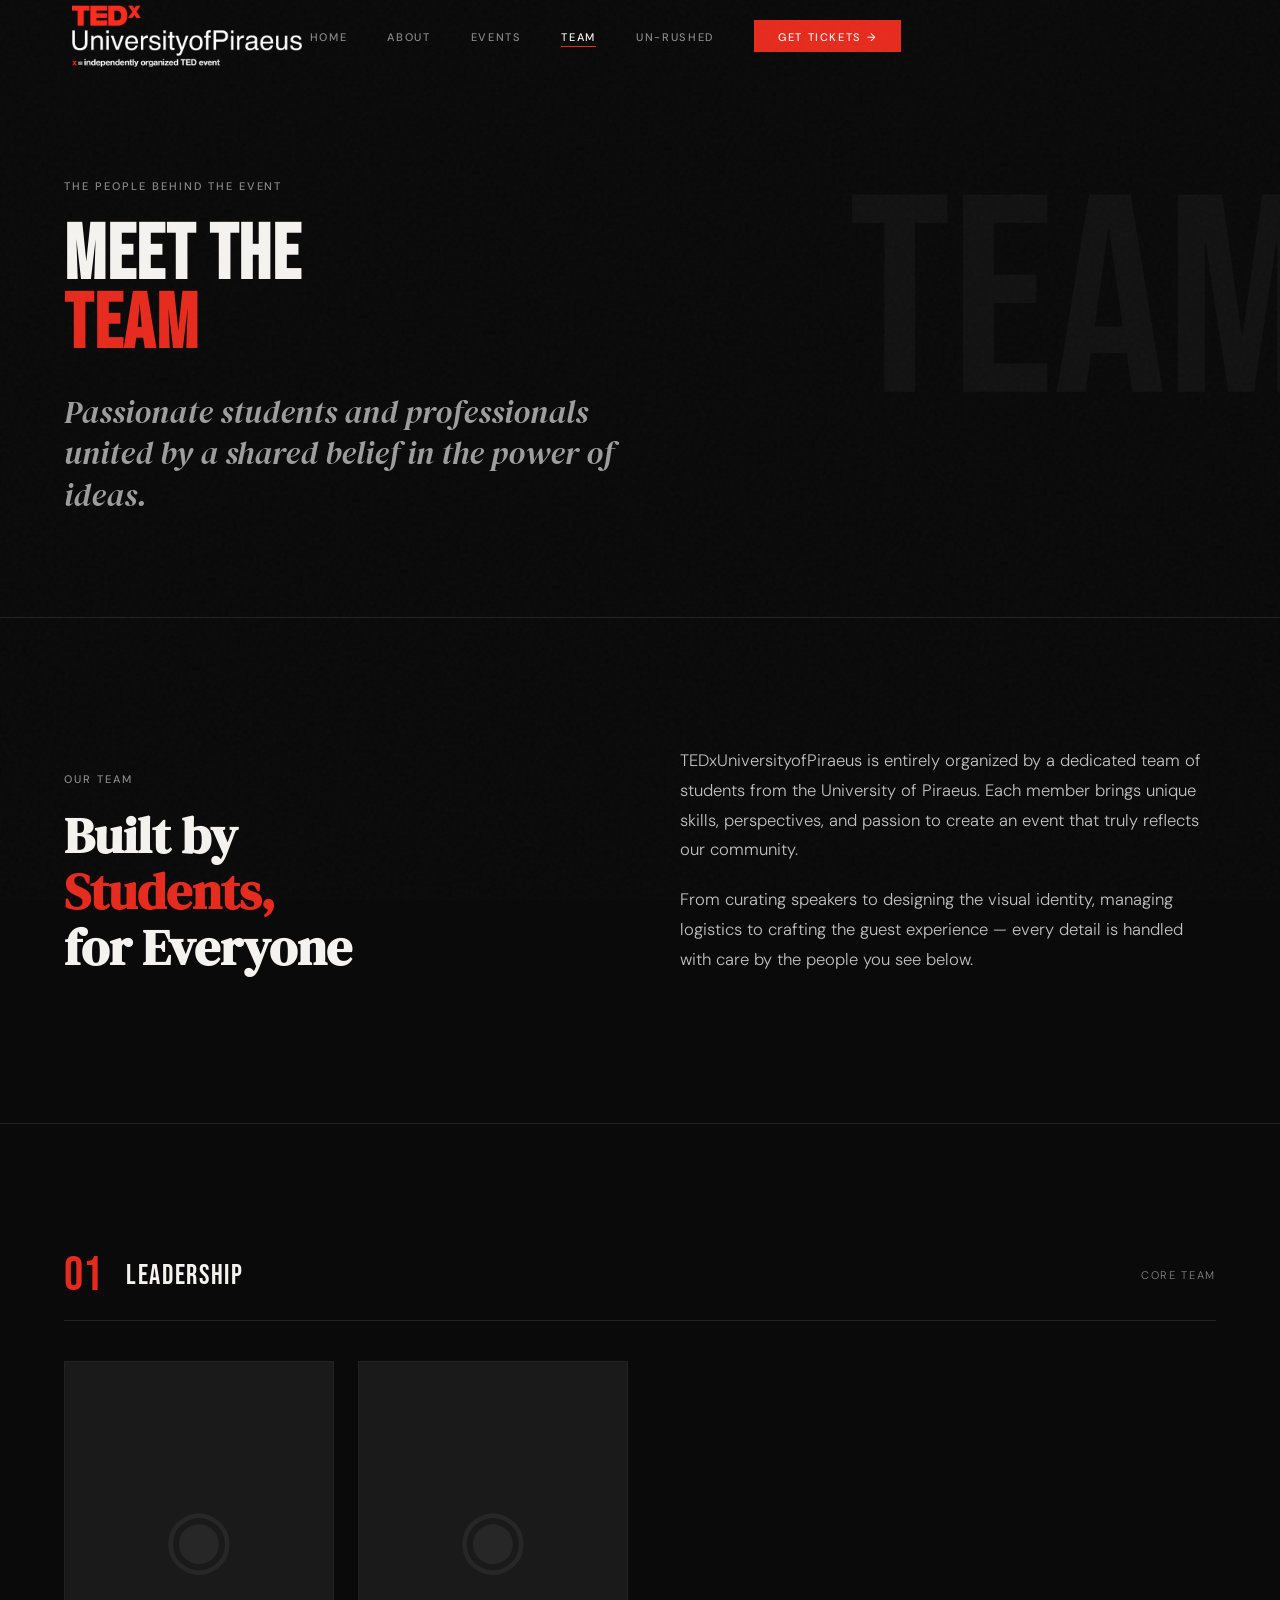
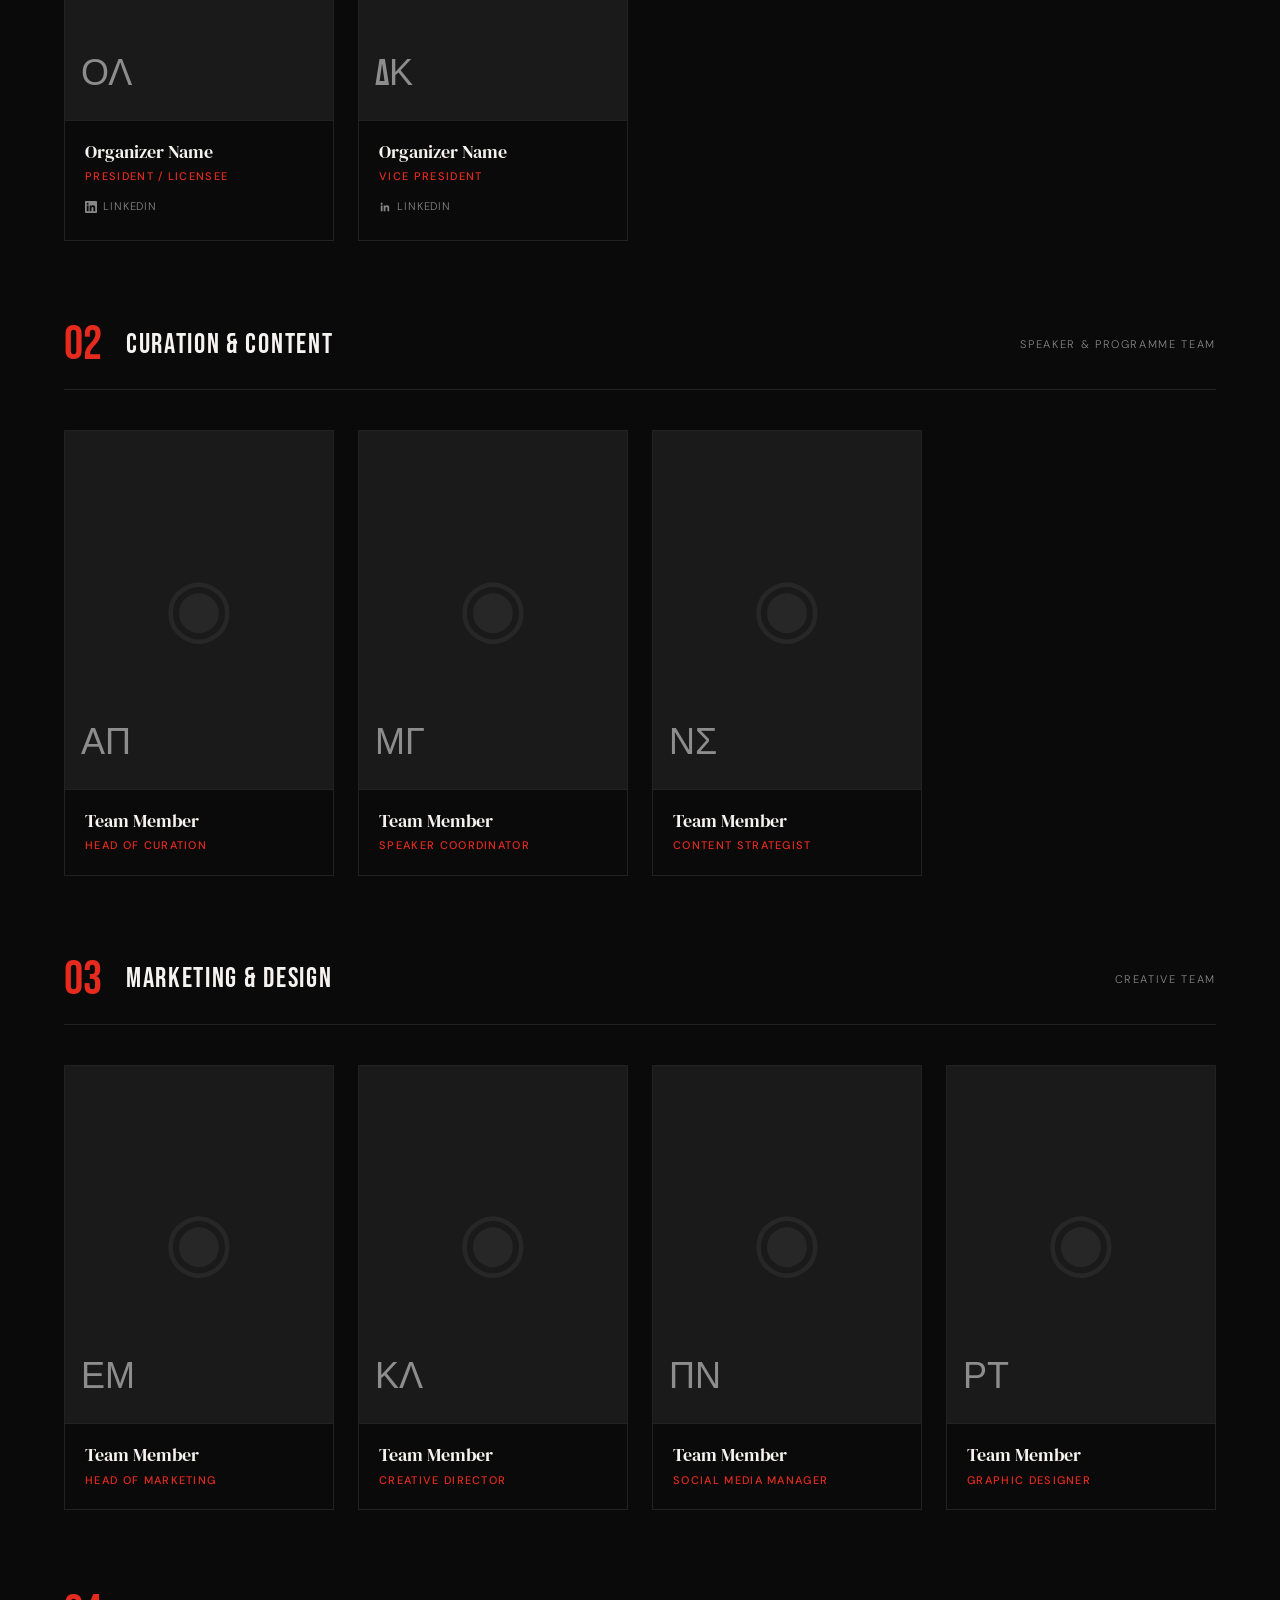
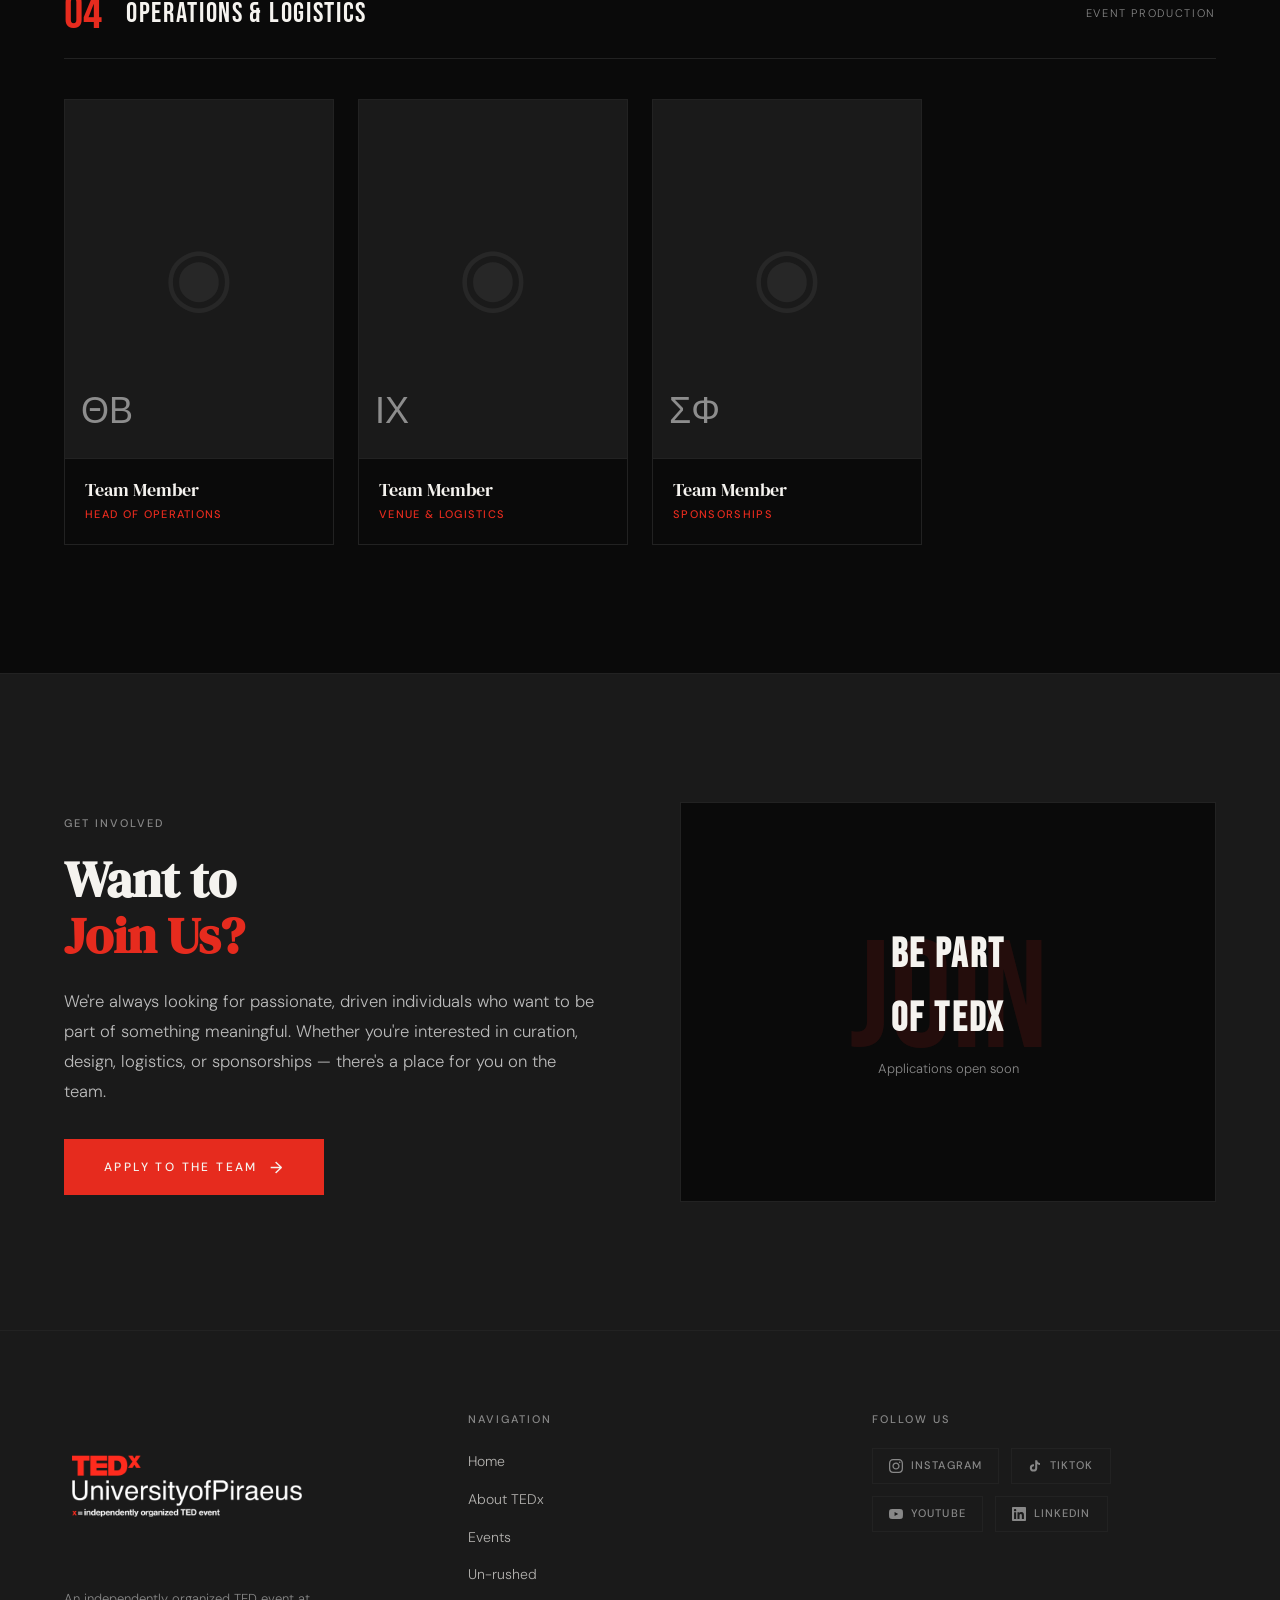
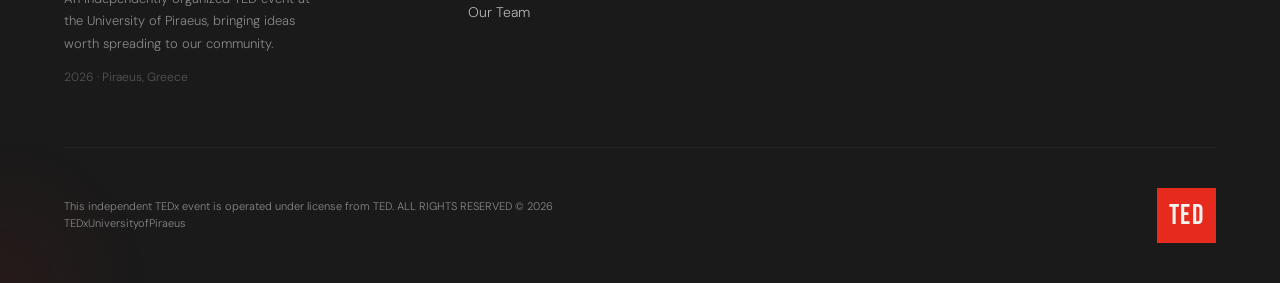
<file: team.html>
<!DOCTYPE html>
<html lang="el">
<head>
  <meta charset="UTF-8">
  <meta name="viewport" content="width=device-width, initial-scale=1.0">
  <title>Team — TEDxUniversityofPiraeus 2026</title>
  <link rel="stylesheet" href="css/style.css">
  <link rel="stylesheet" href="css/team.css">
</head>
<body>

<div id="nav-placeholder"></div>

<!-- ── PAGE HERO ── -->
<section class="team-hero">
  <div class="team-hero-bg">TEAM</div>
  <div class="container">
    <span class="t-label anim-fade-up">The People Behind the Event</span>
    <h1 class="t-title anim-fade-up anim-delay-2" style="margin-top:24px;">
      Meet the<br><span style="color:var(--red);">Team</span>
    </h1>
    <p class="t-subheading anim-fade-up anim-delay-3" style="margin-top:32px;color:rgba(255,255,255,0.6);max-width:560px;">
      Passionate students and professionals united by a shared belief in the power of ideas.
    </p>
  </div>
</section>

<!-- ── INTRO ── -->
<section class="team-intro section">
  <div class="container">
    <div class="team-intro-grid">
      <div class="reveal">
        <span class="t-label">Our Team</span>
        <h2 class="t-heading" style="margin-top:16px;">Built by<br><span style="color:var(--red);">Students,</span><br>for Everyone</h2>
      </div>
      <div class="team-intro-right reveal">
        <p>TEDxUniversityofPiraeus is entirely organized by a dedicated team of students from the University of Piraeus. Each member brings unique skills, perspectives, and passion to create an event that truly reflects our community.</p>
        <p>From curating speakers to designing the visual identity, managing logistics to crafting the guest experience — every detail is handled with care by the people you see below.</p>
      </div>
    </div>
  </div>
</section>

<!-- ── TEAM GRID ── -->
<section class="team-grid-section section">
  <div class="container">

    <!-- Leadership -->
    <div class="team-department reveal">
      <div class="dept-header">
        <div class="dept-number">01</div>
        <div class="dept-name">Leadership</div>
        <div class="dept-count">Core Team</div>
      </div>
      <div class="members-grid stagger-group">
        <div class="member-card reveal">
          <div class="member-avatar">
            <div class="member-avatar-placeholder">◉</div>
            <div class="member-avatar-initials">ΟΛ</div>
          </div>
          <div class="member-info">
            <div class="member-name">Organizer Name</div>
            <div class="member-role">President / Licensee</div>
            <a href="#" class="member-linkedin" target="_blank">
              <svg width="12" height="12" viewBox="0 0 24 24" fill="currentColor"><path d="M20.447 20.452h-3.554v-5.569c0-1.328-.027-3.037-1.852-3.037-1.853 0-2.136 1.445-2.136 2.939v5.667H9.351V9h3.414v1.561h.046c.477-.9 1.637-1.85 3.37-1.85 3.601 0 4.267 2.37 4.267 5.455v6.286zM5.337 7.433c-1.144 0-2.063-.926-2.063-2.065 0-1.138.92-2.063 2.063-2.063 1.14 0 2.064.925 2.064 2.063 0 1.139-.925 2.065-2.064 2.065zm1.782 13.019H3.555V9h3.564v11.452zM22.225 0H1.771C.792 0 0 .774 0 1.729v20.542C0 23.227.792 24 1.771 24h20.451C23.2 24 24 23.227 24 22.271V1.729C24 .774 23.2 0 22.222 0h.003z"/></svg>
              LinkedIn
            </a>
          </div>
        </div>

        <div class="member-card reveal">
          <div class="member-avatar">
            <div class="member-avatar-placeholder">◉</div>
            <div class="member-avatar-initials">ΔΚ</div>
          </div>
          <div class="member-info">
            <div class="member-name">Organizer Name</div>
            <div class="member-role">Vice President</div>
            <a href="#" class="member-linkedin" target="_blank">
              <svg width="12" height="12" viewBox="0 0 24 24" fill="currentColor"><path d="M20.447 20.452h-3.554v-5.569c0-1.328-.027-3.037-1.852-3.037-1.853 0-2.136 1.445-2.136 2.939v5.667H9.351V9h3.414v1.561h.046c.477-.9 1.637-1.85 3.37-1.85 3.601 0 4.267 2.37 4.267 5.455v6.286zM5.337 7.433c-1.144 0-2.063-.926-2.063-2.065 0-1.138.92-2.063 2.063-2.063 1.14 0 2.064.925 2.064 2.063 0 1.139-.925 2.065-2.064 2.065zm1.782 13.019H3.555V9h3.564v11.452z"/></svg>
              LinkedIn
            </a>
          </div>
        </div>
      </div>
    </div>

    <!-- Curation -->
    <div class="team-department reveal">
      <div class="dept-header">
        <div class="dept-number">02</div>
        <div class="dept-name">Curation & Content</div>
        <div class="dept-count">Speaker & Programme Team</div>
      </div>
      <div class="members-grid stagger-group">
        <div class="member-card reveal">
          <div class="member-avatar">
            <div class="member-avatar-placeholder">◉</div>
            <div class="member-avatar-initials">ΑΠ</div>
          </div>
          <div class="member-info">
            <div class="member-name">Team Member</div>
            <div class="member-role">Head of Curation</div>
          </div>
        </div>
        <div class="member-card reveal">
          <div class="member-avatar">
            <div class="member-avatar-placeholder">◉</div>
            <div class="member-avatar-initials">ΜΓ</div>
          </div>
          <div class="member-info">
            <div class="member-name">Team Member</div>
            <div class="member-role">Speaker Coordinator</div>
          </div>
        </div>
        <div class="member-card reveal">
          <div class="member-avatar">
            <div class="member-avatar-placeholder">◉</div>
            <div class="member-avatar-initials">ΝΣ</div>
          </div>
          <div class="member-info">
            <div class="member-name">Team Member</div>
            <div class="member-role">Content Strategist</div>
          </div>
        </div>
      </div>
    </div>

    <!-- Marketing -->
    <div class="team-department reveal">
      <div class="dept-header">
        <div class="dept-number">03</div>
        <div class="dept-name">Marketing & Design</div>
        <div class="dept-count">Creative Team</div>
      </div>
      <div class="members-grid stagger-group">
        <div class="member-card reveal">
          <div class="member-avatar">
            <div class="member-avatar-placeholder">◉</div>
            <div class="member-avatar-initials">ΕΜ</div>
          </div>
          <div class="member-info">
            <div class="member-name">Team Member</div>
            <div class="member-role">Head of Marketing</div>
          </div>
        </div>
        <div class="member-card reveal">
          <div class="member-avatar">
            <div class="member-avatar-placeholder">◉</div>
            <div class="member-avatar-initials">ΚΛ</div>
          </div>
          <div class="member-info">
            <div class="member-name">Team Member</div>
            <div class="member-role">Creative Director</div>
          </div>
        </div>
        <div class="member-card reveal">
          <div class="member-avatar">
            <div class="member-avatar-placeholder">◉</div>
            <div class="member-avatar-initials">ΠΝ</div>
          </div>
          <div class="member-info">
            <div class="member-name">Team Member</div>
            <div class="member-role">Social Media Manager</div>
          </div>
        </div>
        <div class="member-card reveal">
          <div class="member-avatar">
            <div class="member-avatar-placeholder">◉</div>
            <div class="member-avatar-initials">ΡΤ</div>
          </div>
          <div class="member-info">
            <div class="member-name">Team Member</div>
            <div class="member-role">Graphic Designer</div>
          </div>
        </div>
      </div>
    </div>

    <!-- Operations -->
    <div class="team-department reveal">
      <div class="dept-header">
        <div class="dept-number">04</div>
        <div class="dept-name">Operations & Logistics</div>
        <div class="dept-count">Event Production</div>
      </div>
      <div class="members-grid stagger-group">
        <div class="member-card reveal">
          <div class="member-avatar">
            <div class="member-avatar-placeholder">◉</div>
            <div class="member-avatar-initials">ΘΒ</div>
          </div>
          <div class="member-info">
            <div class="member-name">Team Member</div>
            <div class="member-role">Head of Operations</div>
          </div>
        </div>
        <div class="member-card reveal">
          <div class="member-avatar">
            <div class="member-avatar-placeholder">◉</div>
            <div class="member-avatar-initials">ΙΧ</div>
          </div>
          <div class="member-info">
            <div class="member-name">Team Member</div>
            <div class="member-role">Venue & Logistics</div>
          </div>
        </div>
        <div class="member-card reveal">
          <div class="member-avatar">
            <div class="member-avatar-placeholder">◉</div>
            <div class="member-avatar-initials">ΣΦ</div>
          </div>
          <div class="member-info">
            <div class="member-name">Team Member</div>
            <div class="member-role">Sponsorships</div>
          </div>
        </div>
      </div>
    </div>

  </div>
</section>

<!-- ── JOIN ── -->
<section class="join-section section">
  <div class="container">
    <div class="join-inner">
      <div class="join-content reveal">
        <span class="t-label">Get Involved</span>
        <h2 class="t-heading" style="margin-top:16px;">Want to<br><span style="color:var(--red);">Join Us?</span></h2>
        <p>We're always looking for passionate, driven individuals who want to be part of something meaningful. Whether you're interested in curation, design, logistics, or sponsorships — there's a place for you on the team.</p>
        <a href="#" class="btn btn-primary btn-arrow">Apply to the Team</a>
      </div>

      <div class="join-visual reveal">
        <div class="join-visual-text">JOIN</div>
        <div class="join-visual-inner">
          <h3>Be Part<br>of TEDx</h3>
          <p>Applications open soon</p>
        </div>
      </div>
    </div>
  </div>
</section>

<div id="footer-placeholder"></div>

<script src="js/components.js"></script>
<script src="js/main.js"></script>
</body>
</html>
</file>
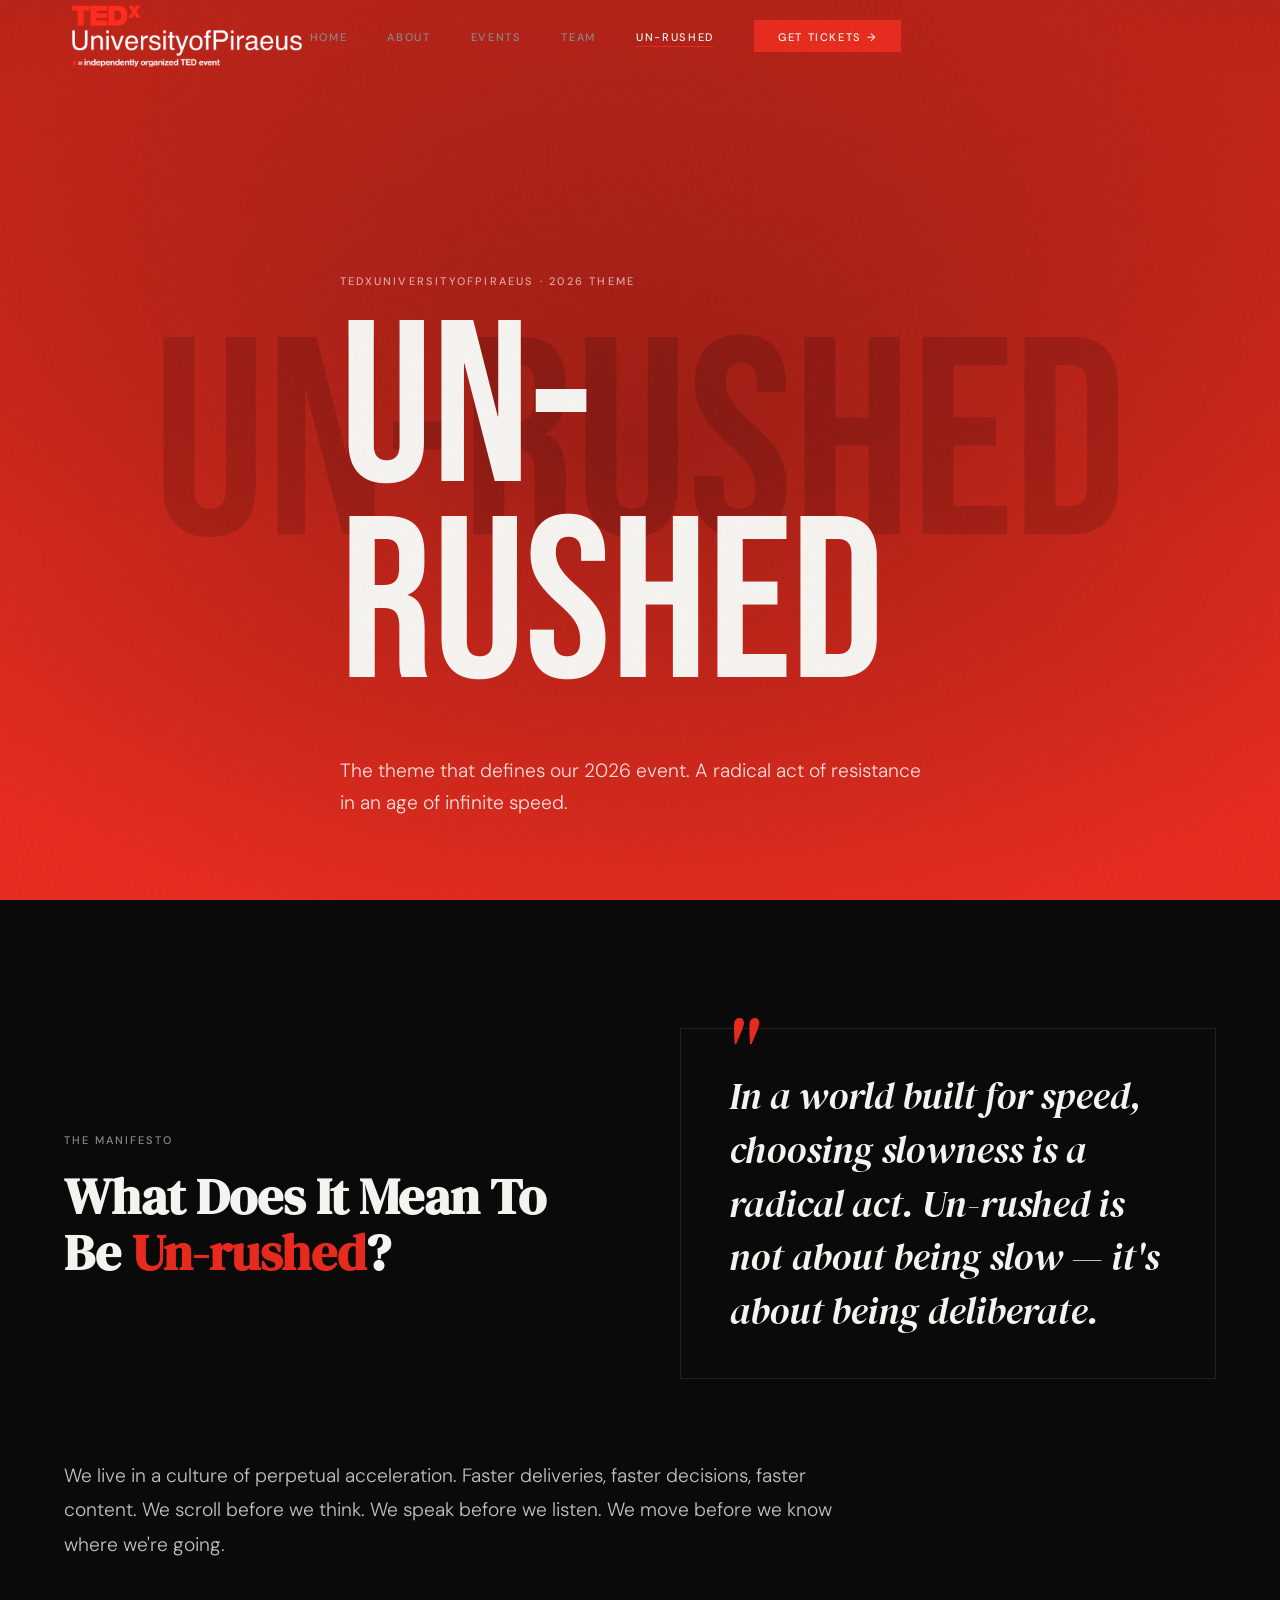
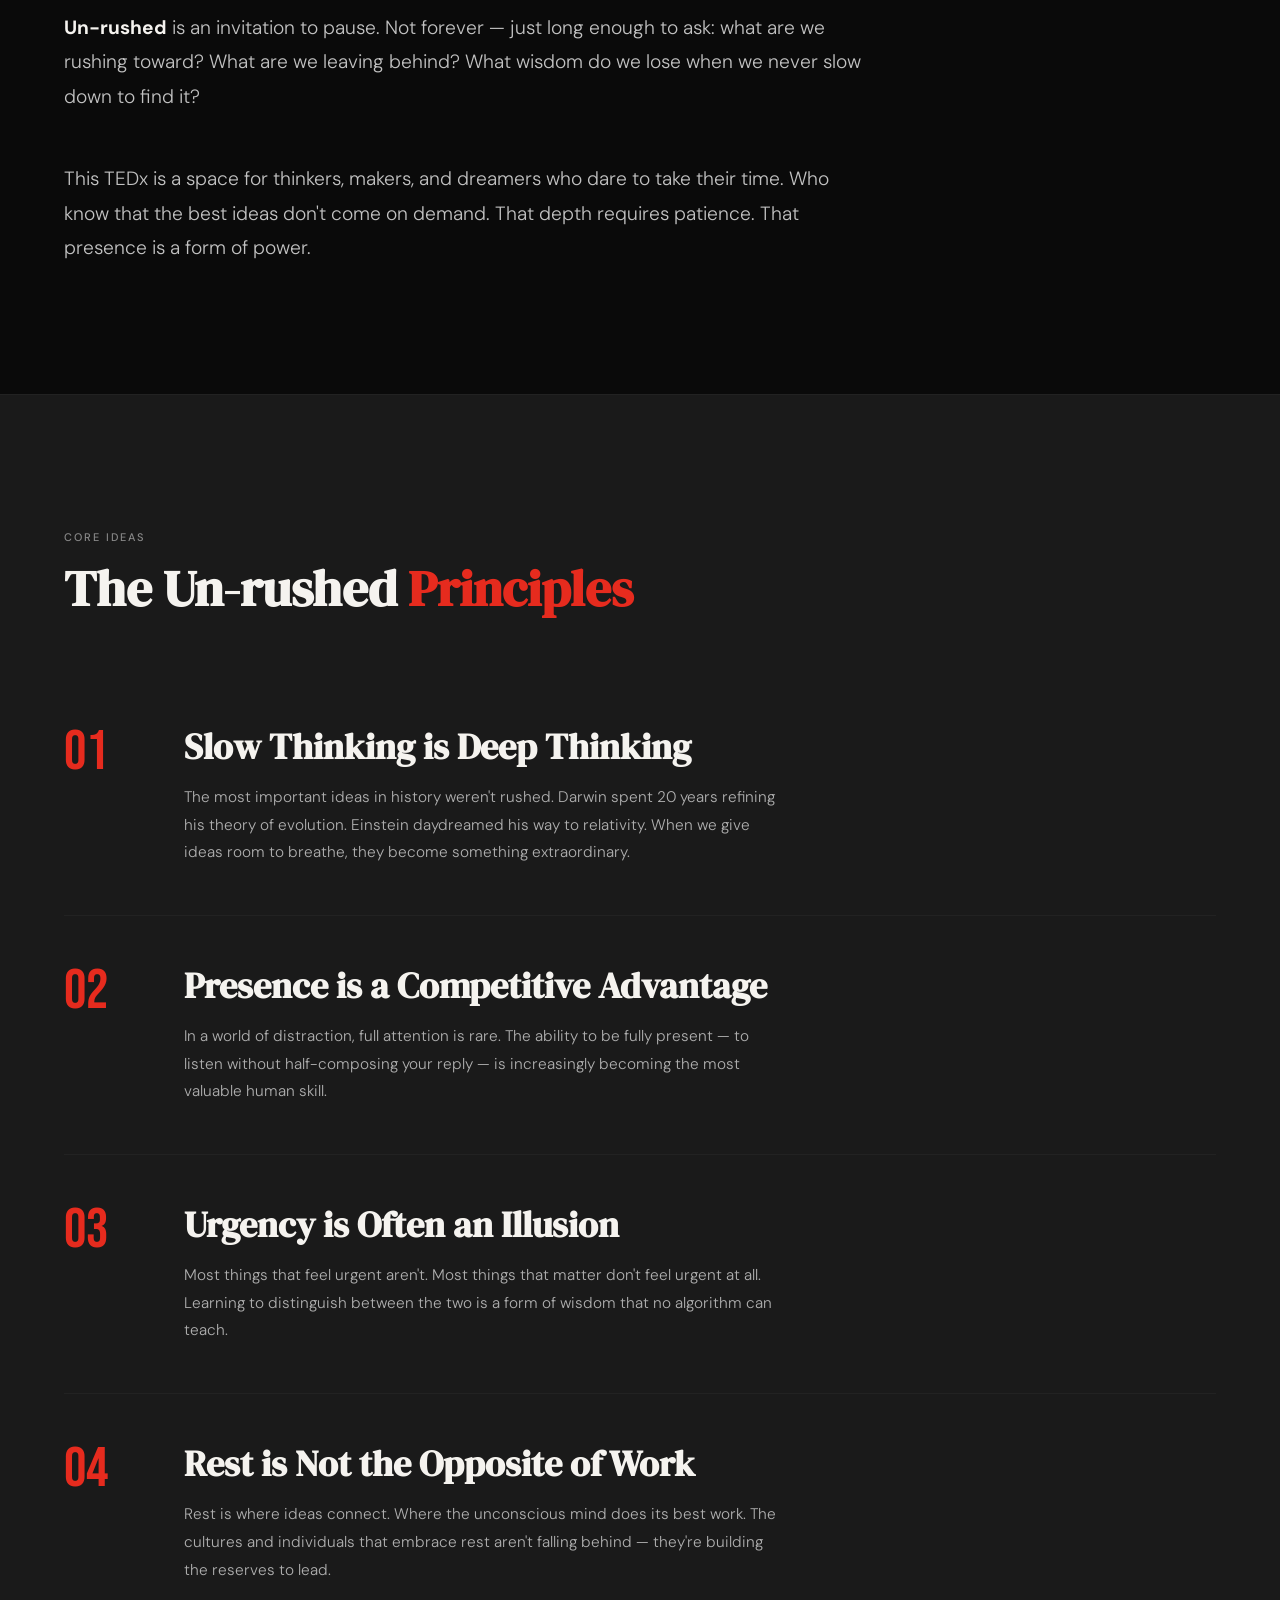
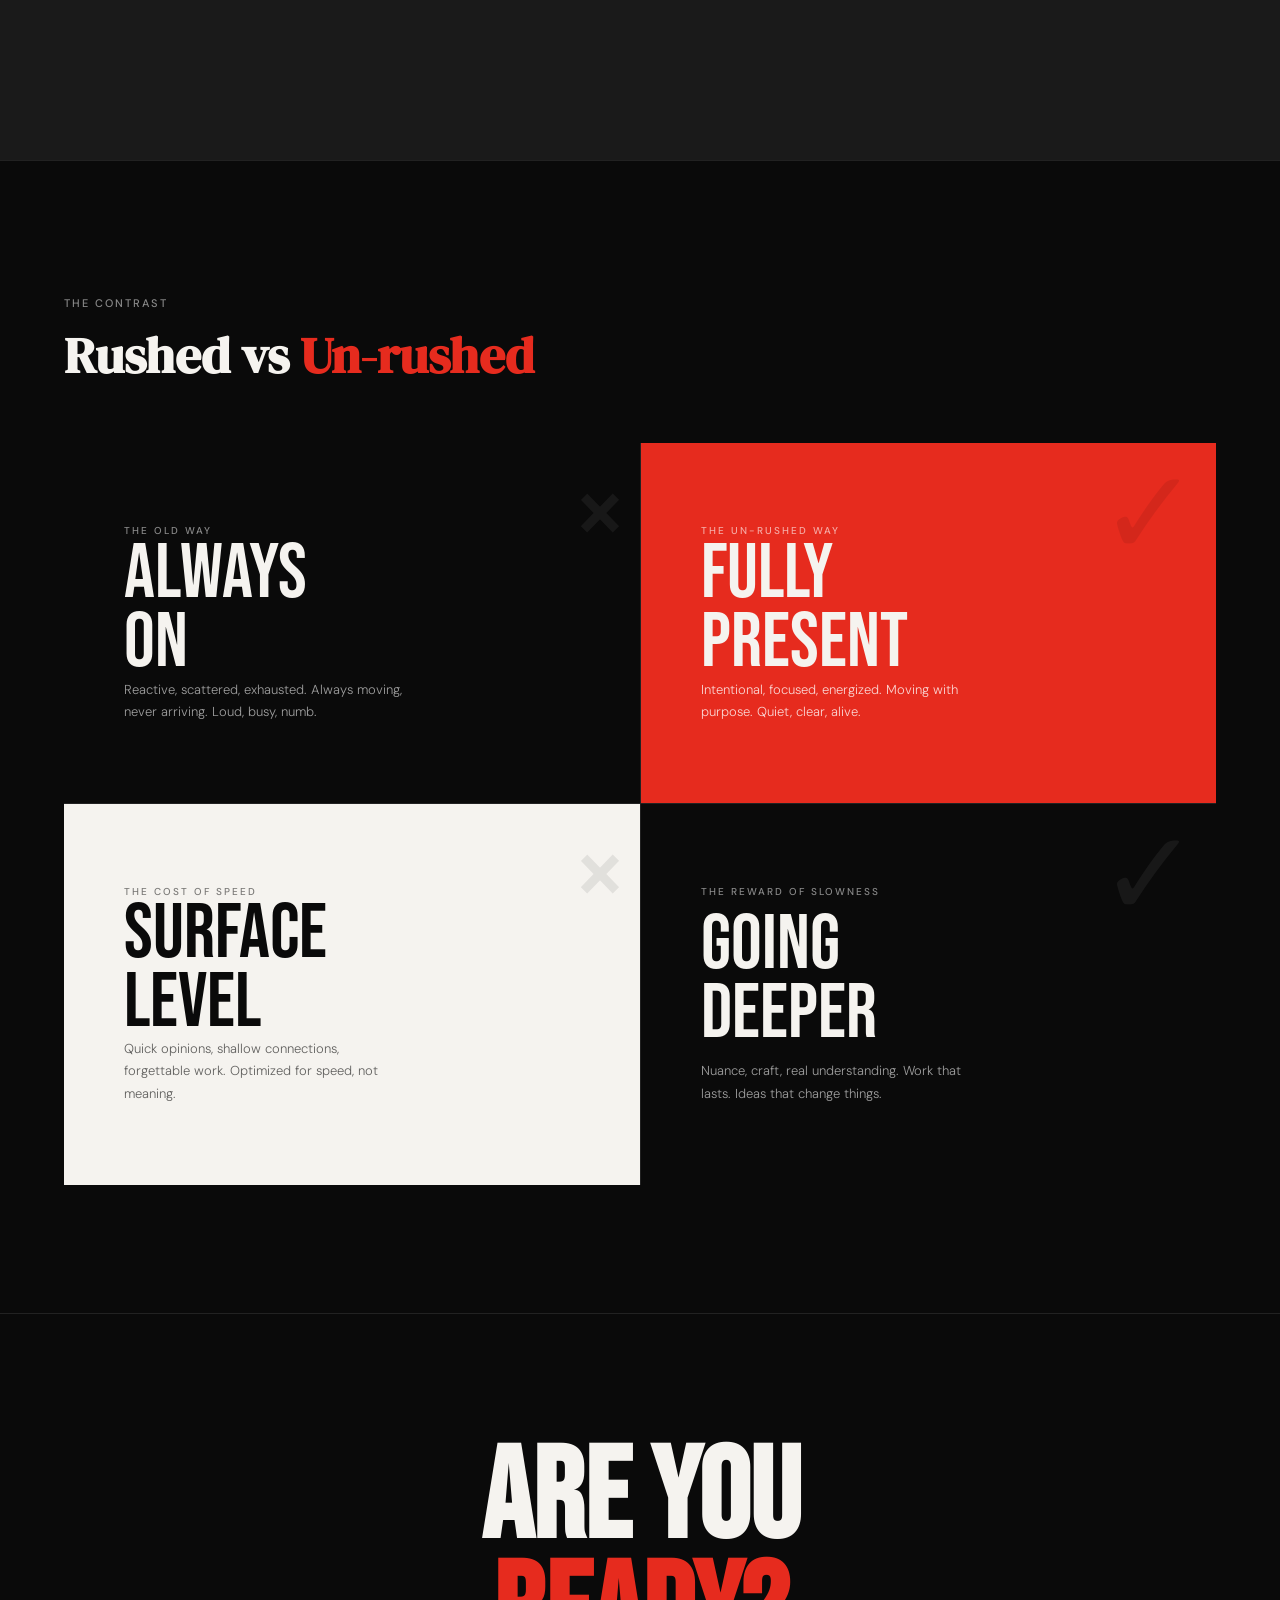
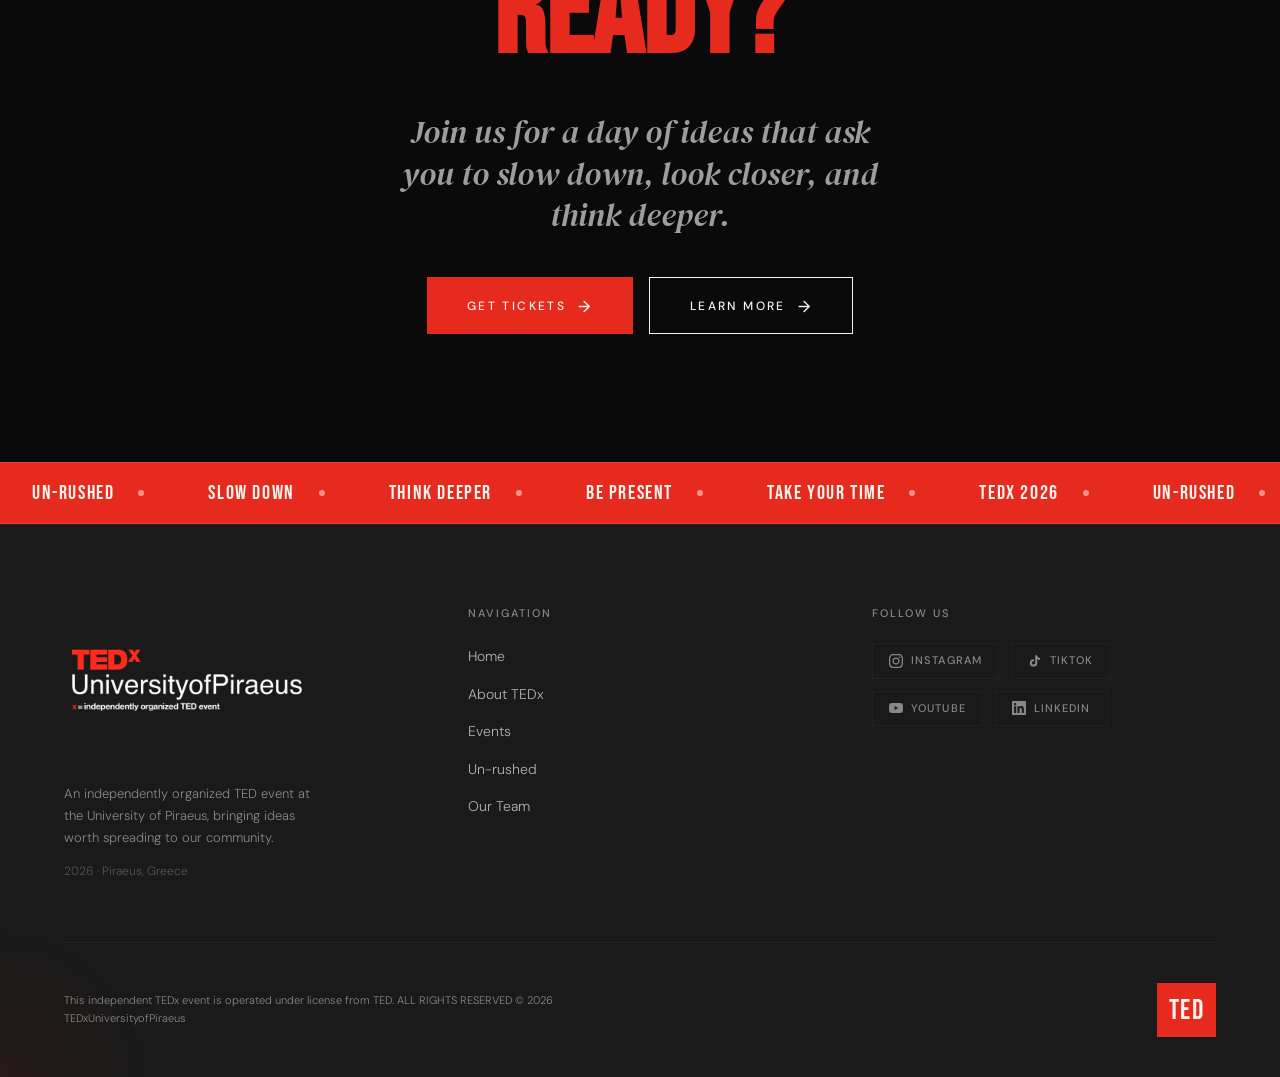
<file: unrushed.html>
<!DOCTYPE html>
<html lang="el">
<head>
  <meta charset="UTF-8">
  <meta name="viewport" content="width=device-width, initial-scale=1.0">
  <title>Un-rushed — TEDxUniversityofPiraeus 2026</title>
  <link rel="stylesheet" href="css/style.css">
  <link rel="stylesheet" href="css/unrushed.css">
</head>
<body>

<div id="nav-placeholder"></div>

<!-- ── HERO ── -->
<section class="ur-hero">
  <div class="ur-hero-bg"></div>
  <div class="ur-hero-word">UN-RUSHED</div>

  <div class="container ur-hero-content">
    <div class="ur-hero-label anim-fade-up">TEDxUniversityofPiraeus · 2026 Theme</div>
    <div class="ur-hero-title anim-fade-up anim-delay-2">Un-<br>rushed</div>
    <p class="ur-hero-intro anim-fade-up anim-delay-3">
      The theme that defines our 2026 event. A radical act of resistance in an age of infinite speed.
    </p>
  </div>
</section>

<!-- ── MANIFESTO ── -->
<section class="manifesto section">
  <div class="container">
    <div class="manifesto-header">
      <div class="reveal">
        <span class="t-label">The Manifesto</span>
        <h2 class="t-heading" style="margin-top:16px;">What Does It Mean To Be <span style="color:var(--red);">Un-rushed</span>?</h2>
      </div>
      <div class="reveal">
        <div class="manifesto-quote">
          In a world built for speed, choosing slowness is a radical act. Un-rushed is not about being slow — it's about being deliberate.
        </div>
      </div>
    </div>

    <div class="manifesto-text">
      <p class="reveal" style="font-size:clamp(16px,1.5vw,22px);line-height:1.8;color:rgba(255,255,255,0.75);max-width:800px;">
        We live in a culture of perpetual acceleration. Faster deliveries, faster decisions, faster content. We scroll before we think. We speak before we listen. We move before we know where we're going.
      </p>
      <p class="reveal" style="font-size:clamp(16px,1.5vw,22px);line-height:1.8;color:rgba(255,255,255,0.75);max-width:800px;">
        <strong style="color:var(--white);">Un-rushed</strong> is an invitation to pause. Not forever — just long enough to ask: what are we rushing toward? What are we leaving behind? What wisdom do we lose when we never slow down to find it?
      </p>
      <p class="reveal" style="font-size:clamp(16px,1.5vw,22px);line-height:1.8;color:rgba(255,255,255,0.75);max-width:800px;">
        This TEDx is a space for thinkers, makers, and dreamers who dare to take their time. Who know that the best ideas don't come on demand. That depth requires patience. That presence is a form of power.
      </p>
    </div>
  </div>
</section>

<!-- ── STATEMENTS ── -->
<section class="statements section">
  <div class="container">
    <div class="reveal">
      <span class="t-label">Core Ideas</span>
      <h2 class="t-heading" style="margin-top:12px;">The Un-rushed <span style="color:var(--red);">Principles</span></h2>
    </div>

    <div class="statements-list stagger-group">
      <div class="statement-item reveal">
        <div class="statement-num">01</div>
        <div class="statement-content">
          <h3>Slow Thinking is Deep Thinking</h3>
          <p>The most important ideas in history weren't rushed. Darwin spent 20 years refining his theory of evolution. Einstein daydreamed his way to relativity. When we give ideas room to breathe, they become something extraordinary.</p>
        </div>
      </div>

      <div class="statement-item reveal">
        <div class="statement-num">02</div>
        <div class="statement-content">
          <h3>Presence is a Competitive Advantage</h3>
          <p>In a world of distraction, full attention is rare. The ability to be fully present — to listen without half-composing your reply — is increasingly becoming the most valuable human skill.</p>
        </div>
      </div>

      <div class="statement-item reveal">
        <div class="statement-num">03</div>
        <div class="statement-content">
          <h3>Urgency is Often an Illusion</h3>
          <p>Most things that feel urgent aren't. Most things that matter don't feel urgent at all. Learning to distinguish between the two is a form of wisdom that no algorithm can teach.</p>
        </div>
      </div>

      <div class="statement-item reveal">
        <div class="statement-num">04</div>
        <div class="statement-content">
          <h3>Rest is Not the Opposite of Work</h3>
          <p>Rest is where ideas connect. Where the unconscious mind does its best work. The cultures and individuals that embrace rest aren't falling behind — they're building the reserves to lead.</p>
        </div>
      </div>
    </div>
  </div>
</section>

<!-- ── VISUAL STORY ── -->
<section class="visual-story section">
  <div class="container">
    <div class="reveal">
      <span class="t-label">The Contrast</span>
      <h2 class="t-heading" style="margin-top:12px;">Rushed vs <span style="color:var(--red);">Un-rushed</span></h2>
    </div>

    <div class="vs-blocks reveal">
      <div class="vs-block">
        <div class="vs-block-num">×</div>
        <div class="vs-block-label">The Old Way</div>
        <div class="vs-block-text">Always<br>On</div>
        <div class="vs-block-sub">Reactive, scattered, exhausted. Always moving, never arriving. Loud, busy, numb.</div>
      </div>

      <div class="vs-block vs-block-red">
        <div class="vs-block-num">✓</div>
        <div class="vs-block-label">The Un-rushed Way</div>
        <div class="vs-block-text">Fully<br>Present</div>
        <div class="vs-block-sub">Intentional, focused, energized. Moving with purpose. Quiet, clear, alive.</div>
      </div>

      <div class="vs-block vs-block-white">
        <div class="vs-block-num">×</div>
        <div class="vs-block-label">The Cost of Speed</div>
        <div class="vs-block-text">Surface<br>Level</div>
        <div class="vs-block-sub">Quick opinions, shallow connections, forgettable work. Optimized for speed, not meaning.</div>
      </div>

      <div class="vs-block">
        <div class="vs-block-num">✓</div>
        <div class="vs-block-label">The Reward of Slowness</div>
        <div class="vs-block-text">Going<br>Deeper</div>
        <div class="vs-block-sub">Nuance, craft, real understanding. Work that lasts. Ideas that change things.</div>
      </div>
    </div>
  </div>
</section>

<!-- ── CTA ── -->
<section class="ur-cta section">
  <div class="container">
    <div class="reveal">
      <h2>Are You<br><span style="color:var(--red);">Ready?</span></h2>
      <p class="t-subheading" style="color:rgba(255,255,255,0.6);max-width:500px;margin:0 auto 40px;">
        Join us for a day of ideas that ask you to slow down, look closer, and think deeper.
      </p>
      <div style="display:flex;gap:16px;justify-content:center;flex-wrap:wrap;">
        <a href="events.html" class="btn btn-primary btn-arrow">Get Tickets</a>
        <a href="about.html" class="btn btn-outline btn-arrow">Learn More</a>
      </div>
    </div>
  </div>
</section>

<div class="ticker">
  <div class="ticker-track">
    <span class="ticker-item">Un-rushed<span class="ticker-dot"></span></span>
    <span class="ticker-item">Slow Down<span class="ticker-dot"></span></span>
    <span class="ticker-item">Think Deeper<span class="ticker-dot"></span></span>
    <span class="ticker-item">Be Present<span class="ticker-dot"></span></span>
    <span class="ticker-item">Take Your Time<span class="ticker-dot"></span></span>
    <span class="ticker-item">TEDx 2026<span class="ticker-dot"></span></span>
  </div>
</div>

<div id="footer-placeholder"></div>

<script src="js/components.js"></script>
<script src="js/main.js"></script>
</body>
</html>
</file>
<file: css/style.css>
/* =========================================
   TEDxUniversityofPiraeus — Design System
   ========================================= */

@import url('https://fonts.googleapis.com/css2?family=Bebas+Neue&family=DM+Serif+Display:ital@0;1&family=DM+Sans:ital,opsz,wght@0,9..40,300;0,9..40,400;0,9..40,500;1,9..40,300&display=swap');

:root {
  --red: #E62B1E;
  --black: #0A0A0A;
  --white: #F5F3EF;
  --gray: #1A1A1A;
  --gray-mid: #2E2E2E;
  --gray-light: #888;
  --gray-line: #222;

  --font-display: 'Bebas Neue', sans-serif;
  --font-serif: 'DM Serif Display', serif;
  --font-body: 'DM Sans', sans-serif;

  --nav-height: 72px;
  --max-width: 1400px;
  --section-pad: clamp(80px, 10vw, 160px);
}

*, *::before, *::after {
  box-sizing: border-box;
  margin: 0;
  padding: 0;
}

html {
  scroll-behavior: smooth;
  font-size: 16px;
}

/* Logo Image Custom Styles */
.nav-logo-link {
  display: flex;
  align-items: center;
  gap: 8px;
  text-decoration: none;
}

.nav-logo-img {
  padding: 8px;
  height: 150px;
  width: auto;
  display: block;
}

body {
  background: var(--black);
  color: var(--white);
  font-family: var(--font-body);
  font-weight: 300;
  line-height: 1.6;
  overflow-x: hidden;
  cursor: default;
}

::selection {
  background: var(--red);
  color: var(--white);
}

a {
  color: inherit;
  text-decoration: none;
}

img {
  max-width: 100%;
  display: block;
}

/* =========================================
   SCROLLBAR
   ========================================= */
::-webkit-scrollbar { width: 4px; }
::-webkit-scrollbar-track { background: var(--black); }
::-webkit-scrollbar-thumb { background: var(--red); }

/* =========================================
   TYPOGRAPHY SCALE
   ========================================= */
.t-hero {
  font-family: var(--font-display);
  font-size: clamp(72px, 14vw, 220px);
  line-height: 0.88;
  letter-spacing: -0.01em;
  text-transform: uppercase;
}

.t-title {
  font-family: var(--font-display);
  font-size: clamp(40px, 6vw, 100px);
  line-height: 0.9;
  letter-spacing: 0.02em;
  text-transform: uppercase;
}

.t-heading {
  font-family: var(--font-serif);
  font-size: clamp(28px, 4vw, 56px);
  line-height: 1.1;
}

.t-subheading {
  font-family: var(--font-serif);
  font-style: italic;
  font-size: clamp(20px, 2.5vw, 32px);
  line-height: 1.3;
}

.t-label {
  font-family: var(--font-body);
  font-size: 11px;
  font-weight: 500;
  letter-spacing: 0.18em;
  text-transform: uppercase;
  color: var(--gray-light);
}

.t-body {
  font-family: var(--font-body);
  font-size: clamp(15px, 1.2vw, 18px);
  line-height: 1.75;
  font-weight: 300;
}

/* =========================================
   LAYOUT UTILITIES
   ========================================= */
.container {
  max-width: var(--max-width);
  margin: 0 auto;
  padding: 0 clamp(20px, 5vw, 80px);
}

.section {
  padding: var(--section-pad) 0;
}

.grid-2 {
  display: grid;
  grid-template-columns: 1fr 1fr;
  gap: 40px;
}

.grid-3 {
  display: grid;
  grid-template-columns: repeat(3, 1fr);
  gap: 24px;
}

.flex-between {
  display: flex;
  justify-content: space-between;
  align-items: center;
}

/* =========================================
   NAVBAR
   ========================================= */
.navbar {
  position: fixed;
  top: 0;
  left: 0;
  right: 0;
  z-index: 1000;
  height: var(--nav-height);
  display: flex;
  align-items: center;
  padding: 0 clamp(20px, 5vw, 80px);
  transition: background 0.4s ease, border-color 0.4s ease;
  border-bottom: 1px solid transparent;
}

.navbar.scrolled {
  background: rgba(10, 10, 10, 0.95);
  backdrop-filter: blur(12px);
  border-color: var(--gray-line);
}

.nav-logo {
  display: flex;
  align-items: center;
  gap: 12px;
}

.nav-logo-ted {
  background: var(--red);
  color: var(--white);
  font-family: var(--font-display);
  font-size: 18px;
  letter-spacing: 0.05em;
  padding: 4px 10px 2px;
  line-height: 1;
}

.nav-logo-x {
  font-family: var(--font-display);
  font-size: 22px;
  color: var(--white);
  letter-spacing: 0.1em;
}

.nav-logo-name {
  font-family: var(--font-body);
  font-size: 11px;
  font-weight: 500;
  letter-spacing: 0.12em;
  text-transform: uppercase;
  color: var(--gray-light);
  line-height: 1.3;
  max-width: 120px;
}

.nav-links {
  display: flex;
  align-items: center;
  gap: 40px;
  list-style: none;
}

.nav-links a {
  font-size: 11px;
  font-weight: 500;
  letter-spacing: 0.15em;
  text-transform: uppercase;
  color: var(--gray-light);
  transition: color 0.2s;
  position: relative;
}

.nav-links a::after {
  content: '';
  position: absolute;
  bottom: -3px;
  left: 0;
  width: 0;
  height: 1px;
  background: var(--red);
  transition: width 0.3s ease;
}

.nav-links a:hover,
.nav-links a.active {
  color: var(--white);
}

.nav-links a:hover::after,
.nav-links a.active::after {
  width: 100%;
}

.nav-cta {
  background: var(--red);
  color: var(--white) !important;
  padding: 10px 24px 8px !important;
  font-size: 11px;
  letter-spacing: 0.15em;
  text-transform: uppercase;
  font-weight: 500;
  transition: background 0.2s !important;
}

.nav-cta::after { display: none !important; }
.nav-cta:hover { background: #c0241a !important; color: var(--white) !important; }

/* Hamburger */
.nav-hamburger {
  display: none;
  flex-direction: column;
  gap: 5px;
  cursor: pointer;
  padding: 8px;
  background: none;
  border: none;
}

.nav-hamburger span {
  display: block;
  width: 24px;
  height: 1.5px;
  background: var(--white);
  transition: all 0.3s ease;
}

.nav-hamburger.open span:nth-child(1) { transform: translateY(6.5px) rotate(45deg); }
.nav-hamburger.open span:nth-child(2) { opacity: 0; }
.nav-hamburger.open span:nth-child(3) { transform: translateY(-6.5px) rotate(-45deg); }

/* Mobile menu */
.nav-mobile {
  display: none;
  position: fixed;
  top: var(--nav-height);
  left: 0;
  right: 0;
  bottom: 0;
  background: var(--black);
  z-index: 999;
  padding: 60px clamp(20px, 5vw, 80px);
  flex-direction: column;
  gap: 32px;
  opacity: 0;
  pointer-events: none;
  transition: opacity 0.3s ease;
}

.nav-mobile.open {
  display: flex;
  opacity: 1;
  pointer-events: all;
}

.nav-mobile a {
  font-family: var(--font-display);
  font-size: clamp(48px, 10vw, 80px);
  letter-spacing: 0.04em;
  text-transform: uppercase;
  color: var(--white);
  transition: color 0.2s;
  line-height: 1;
}

.nav-mobile a:hover { color: var(--red); }

/* =========================================
   BUTTONS
   ========================================= */
.btn {
  display: inline-flex;
  align-items: center;
  gap: 12px;
  padding: 16px 40px 14px;
  font-family: var(--font-body);
  font-size: 12px;
  font-weight: 500;
  letter-spacing: 0.2em;
  text-transform: uppercase;
  cursor: pointer;
  border: none;
  transition: all 0.3s ease;
  position: relative;
  overflow: hidden;
}

.btn-primary {
  background: var(--red);
  color: var(--white);
}

.btn-primary:hover {
  background: #c0241a;
  transform: translateY(-2px);
}

.btn-outline {
  background: transparent;
  color: var(--white);
  border: 1px solid var(--white);
}

.btn-outline:hover {
  background: var(--white);
  color: var(--black);
  transform: translateY(-2px);
}

.btn-arrow::after {
  content: '→';
  font-size: 16px;
  transition: transform 0.2s;
}

.btn-arrow:hover::after {
  transform: translateX(4px);
}

/* =========================================
   DIVIDER
   ========================================= */
.divider {
  width: 100%;
  height: 1px;
  background: var(--gray-line);
}

/* =========================================
   RED ACCENT LINE
   ========================================= */
.red-line {
  display: block;
  width: 48px;
  height: 3px;
  background: var(--red);
  margin-bottom: 24px;
}

/* =========================================
   SECTION LABEL
   ========================================= */
.section-label {
  display: flex;
  align-items: center;
  gap: 16px;
  margin-bottom: 48px;
}

.section-label::before {
  content: '';
  display: block;
  width: 32px;
  height: 2px;
  background: var(--red);
}

/* =========================================
   CARDS
   ========================================= */
.card {
  border: 1px solid var(--gray-line);
  padding: 40px 32px;
  position: relative;
  overflow: hidden;
  transition: border-color 0.3s ease, transform 0.3s ease;
}

.card::before {
  content: '';
  position: absolute;
  top: 0;
  left: 0;
  width: 3px;
  height: 0;
  background: var(--red);
  transition: height 0.4s ease;
}

.card:hover {
  border-color: var(--gray-mid);
  transform: translateY(-4px);
}

.card:hover::before {
  height: 100%;
}

/* =========================================
   FOOTER
   ========================================= */
.footer {
  background: var(--gray);
  border-top: 1px solid var(--gray-line);
  padding: 80px 0 40px;
}

.footer-top {
  display: grid;
  grid-template-columns: 1fr 1fr 1fr;
  gap: 60px;
  padding-bottom: 60px;
  border-bottom: 1px solid var(--gray-line);
  margin-bottom: 40px;
}

.footer-brand .nav-logo {
  margin-bottom: 20px;
}

.footer-brand p {
  font-size: 13px;
  color: var(--gray-light);
  line-height: 1.7;
  max-width: 260px;
}

.footer-nav h4 {
  font-size: 11px;
  font-weight: 500;
  letter-spacing: 0.18em;
  text-transform: uppercase;
  color: var(--gray-light);
  margin-bottom: 20px;
}

.footer-nav ul {
  list-style: none;
  display: flex;
  flex-direction: column;
  gap: 12px;
}

.footer-nav ul a {
  font-size: 14px;
  color: var(--white);
  opacity: 0.7;
  transition: opacity 0.2s, color 0.2s;
}

.footer-nav ul a:hover {
  opacity: 1;
  color: var(--red);
}

.footer-social h4 {
  font-size: 11px;
  font-weight: 500;
  letter-spacing: 0.18em;
  text-transform: uppercase;
  color: var(--gray-light);
  margin-bottom: 20px;
}

.social-links {
  display: flex;
  flex-wrap: wrap;
  gap: 12px;
}

.social-link {
  display: flex;
  align-items: center;
  gap: 8px;
  padding: 8px 16px;
  border: 1px solid var(--gray-line);
  font-size: 11px;
  font-weight: 500;
  letter-spacing: 0.1em;
  text-transform: uppercase;
  color: var(--gray-light);
  transition: all 0.2s;
}

.social-link:hover {
  border-color: var(--red);
  color: var(--white);
  background: rgba(230, 43, 30, 0.1);
}

.footer-bottom {
  display: flex;
  justify-content: space-between;
  align-items: center;
  gap: 20px;
  flex-wrap: wrap;
}

.footer-copy {
  font-size: 11px;
  color: var(--gray-light);
  line-height: 1.6;
  max-width: 600px;
}

.footer-ted-badge {
  background: var(--red);
  color: var(--white);
  font-family: var(--font-display);
  font-size: 28px;
  padding: 6px 12px 4px;
  letter-spacing: 0.05em;
  flex-shrink: 0;
}

/* =========================================
   PAGE HERO (inner pages)
   ========================================= */
.page-hero {
  padding-top: calc(var(--nav-height) + 80px);
  padding-bottom: 80px;
  border-bottom: 1px solid var(--gray-line);
  position: relative;
  overflow: hidden;
}

.page-hero-bg-text {
  position: absolute;
  right: -2%;
  top: 50%;
  transform: translateY(-50%);
  font-family: var(--font-display);
  font-size: clamp(120px, 20vw, 300px);
  color: rgba(255,255,255,0.03);
  line-height: 1;
  pointer-events: none;
  user-select: none;
  white-space: nowrap;
}

/* =========================================
   ANIMATIONS
   ========================================= */
@keyframes fadeUp {
  from { opacity: 0; transform: translateY(30px); }
  to { opacity: 1; transform: translateY(0); }
}

@keyframes fadeIn {
  from { opacity: 0; }
  to { opacity: 1; }
}

@keyframes lineExpand {
  from { width: 0; }
  to { width: 100%; }
}

@keyframes tickerScroll {
  from { transform: translateX(0); }
  to { transform: translateX(-50%); }
}

.anim-fade-up {
  opacity: 0;
  animation: fadeUp 0.8s ease forwards;
}

.anim-delay-1 { animation-delay: 0.1s; }
.anim-delay-2 { animation-delay: 0.2s; }
.anim-delay-3 { animation-delay: 0.3s; }
.anim-delay-4 { animation-delay: 0.4s; }
.anim-delay-5 { animation-delay: 0.5s; }
.anim-delay-6 { animation-delay: 0.6s; }
.anim-delay-7 { animation-delay: 0.7s; }

/* Scroll reveal */
.reveal {
  opacity: 0;
  transform: translateY(40px);
  transition: opacity 0.7s ease, transform 0.7s ease;
}

.reveal.visible {
  opacity: 1;
  transform: translateY(0);
}

/* =========================================
   TICKER
   ========================================= */
.ticker {
  background: var(--red);
  overflow: hidden;
  padding: 14px 0;
  border-top: 1px solid rgba(255,255,255,0.1);
  border-bottom: 1px solid rgba(255,255,255,0.1);
}

.ticker-track {
  display: flex;
  gap: 0;
  animation: tickerScroll 20s linear infinite;
  white-space: nowrap;
}

.ticker-item {
  font-family: var(--font-display);
  font-size: 20px;
  letter-spacing: 0.08em;
  text-transform: uppercase;
  padding: 0 32px;
  display: flex;
  align-items: center;
  gap: 24px;
  color: var(--white);
}

.ticker-dot {
  width: 6px;
  height: 6px;
  border-radius: 50%;
  background: rgba(255,255,255,0.5);
  flex-shrink: 0;
}

/* =========================================
   NOISE OVERLAY
   ========================================= */
body::after {
  content: '';
  position: fixed;
  inset: 0;
  background-image: url("data:image/svg+xml,%3Csvg viewBox='0 0 256 256' xmlns='http://www.w3.org/2000/svg'%3E%3Cfilter id='noise'%3E%3CfeTurbulence type='fractalNoise' baseFrequency='0.9' numOctaves='4' stitchTiles='stitch'/%3E%3C/filter%3E%3Crect width='100%25' height='100%25' filter='url(%23noise)' opacity='1'/%3E%3C/svg%3E");
  opacity: 0.025;
  pointer-events: none;
  z-index: 9999;
}

/* =========================================
   RESPONSIVE
   ========================================= */
@media (max-width: 1024px) {
  .grid-3 { grid-template-columns: 1fr 1fr; }
  .footer-top { grid-template-columns: 1fr 1fr; }
  .footer-top > *:last-child { grid-column: 1 / -1; }
}

@media (max-width: 768px) {
  .grid-2, .grid-3 { grid-template-columns: 1fr; }
  .nav-links, .nav-cta-wrap { display: none; }
  .nav-hamburger { display: flex; }
  .footer-top { grid-template-columns: 1fr; gap: 40px; }
  .footer-bottom { flex-direction: column; align-items: flex-start; gap: 16px; }
}
</file>
<file: css/index.css>
/* ── HOME-SPECIFIC STYLES ── */

    /* Hero */
    .hero {
      min-height: 100vh;
      display: flex;
      flex-direction: column;
      justify-content: flex-end;
      padding-bottom: 80px;
      padding-top: var(--nav-height);
      position: relative;
      overflow: hidden;
    }

    .hero-bg {
      position: absolute;
      inset: 0;
      background: 
        radial-gradient(ellipse 80% 60% at 70% 40%, rgba(230,43,30,0.12) 0%, transparent 60%),
        linear-gradient(to bottom, rgba(0,0,0,0) 60%, rgba(10,10,10,1) 100%);
      z-index: 1;
    }

    .hero-grid-lines {
      position: absolute;
      inset: 0;
      background-image: 
        linear-gradient(rgba(255,255,255,0.02) 1px, transparent 1px),
        linear-gradient(90deg, rgba(255,255,255,0.02) 1px, transparent 1px);
      background-size: 80px 80px;
      z-index: 0;
    }

    .hero-year {
      position: absolute;
      top: calc(var(--nav-height) + 24px);
      right: clamp(20px, 5vw, 80px);
      font-family: var(--font-display);
      font-size: clamp(80px, 15vw, 200px);
      color: rgba(255,255,255,0.04);
      line-height: 1;
      z-index: 1;
      pointer-events: none;
    }

    .hero-content {
      position: relative;
      z-index: 2;
    }

    .hero-eyebrow {
      display: flex;
      align-items: center;
      gap: 16px;
      margin-bottom: 24px;
    }

    .hero-eyebrow-badge {
      background: var(--red);
      color: var(--white);
      font-family: var(--font-display);
      font-size: 14px;
      padding: 4px 10px 2px;
      letter-spacing: 0.05em;
    }

    .hero-eyebrow-text {
      font-size: 11px;
      font-weight: 500;
      letter-spacing: 0.2em;
      text-transform: uppercase;
      color: var(--gray-light);
    }

    .hero-title-line {
      display: block;
      overflow: hidden;
    }

    .hero-title-inner {
      display: block;
      transform: translateY(100%);
      animation: slideUp 0.9s cubic-bezier(0.16, 1, 0.3, 1) forwards;
    }

    .hero-title-inner.delay-1 { animation-delay: 0.1s; }
    .hero-title-inner.delay-2 { animation-delay: 0.2s; }
    .hero-title-inner.delay-3 { animation-delay: 0.3s; }

    @keyframes slideUp {
      to { transform: translateY(0); }
    }

    .hero-title-red { color: var(--red); }

    .hero-bottom {
      display: flex;
      justify-content: space-between;
      align-items: flex-end;
      margin-top: 56px;
      gap: 40px;
      flex-wrap: wrap;
    }

    .hero-tagline {
      font-family: var(--font-serif);
      font-style: italic;
      font-size: clamp(16px, 2vw, 24px);
      color: rgba(255,255,255,0.7);
      max-width: 400px;
      line-height: 1.4;
    }

    .hero-meta {
      display: flex;
      flex-direction: column;
      align-items: flex-end;
      gap: 8px;
      text-align: right;
    }

    .hero-meta-date {
      font-family: var(--font-display);
      font-size: 28px;
      letter-spacing: 0.05em;
    }

    .hero-meta-location {
      font-size: 12px;
      letter-spacing: 0.15em;
      text-transform: uppercase;
      color: var(--gray-light);
    }

    .hero-scroll {
      position: absolute;
      bottom: 32px;
      left: 50%;
      transform: translateX(-50%);
      display: flex;
      flex-direction: column;
      align-items: center;
      gap: 8px;
      z-index: 2;
      opacity: 0;
      animation: fadeIn 1s ease 1s forwards;
    }

    .hero-scroll span {
      font-size: 10px;
      letter-spacing: 0.2em;
      text-transform: uppercase;
      color: var(--gray-light);
    }

    .scroll-line {
      width: 1px;
      height: 40px;
      background: linear-gradient(to bottom, var(--white), transparent);
      animation: scrollPulse 2s ease-in-out infinite;
    }

    @keyframes scrollPulse {
      0%, 100% { opacity: 0.3; transform: scaleY(1); }
      50% { opacity: 1; transform: scaleY(1.2); }
    }

    /* ── INTRO SECTION ── */
    .intro {
      padding: var(--section-pad) 0;
      border-bottom: 1px solid var(--gray-line);
    }

    .intro-inner {
      display: grid;
      grid-template-columns: 1fr 2fr;
      gap: 80px;
      align-items: start;
    }

    .intro-left {
      position: sticky;
      top: calc(var(--nav-height) + 40px);
    }

    .intro-stat {
      margin-top: 48px;
    }

    .intro-stat-number {
      font-family: var(--font-display);
      font-size: 80px;
      line-height: 1;
      color: var(--red);
    }

    .intro-stat-label {
      font-size: 12px;
      letter-spacing: 0.15em;
      text-transform: uppercase;
      color: var(--gray-light);
      margin-top: 8px;
    }

    .intro-right p {
      font-size: clamp(16px, 1.5vw, 22px);
      line-height: 1.8;
      color: rgba(255,255,255,0.75);
      margin-bottom: 24px;
    }

    .intro-right p strong {
      color: var(--white);
      font-weight: 400;
    }

    /* ── THEME SECTION ── */
    .theme-section {
      background: var(--red);
      padding: var(--section-pad) 0;
      position: relative;
      overflow: hidden;
    }

    .theme-bg-text {
      position: absolute;
      right: -5%;
      top: 50%;
      transform: translateY(-50%);
      font-family: var(--font-display);
      font-size: clamp(160px, 25vw, 400px);
      color: rgba(0,0,0,0.12);
      line-height: 1;
      pointer-events: none;
      white-space: nowrap;
    }

    .theme-content {
      position: relative;
      z-index: 1;
    }

    .theme-label {
      font-size: 11px;
      font-weight: 500;
      letter-spacing: 0.2em;
      text-transform: uppercase;
      color: rgba(255,255,255,0.6);
      margin-bottom: 32px;
      display: flex;
      align-items: center;
      gap: 16px;
    }

    .theme-label::before {
      content: '';
      display: block;
      width: 32px;
      height: 1px;
      background: rgba(255,255,255,0.4);
    }

    .theme-title {
      font-family: var(--font-display);
      font-size: clamp(80px, 18vw, 280px);
      line-height: 0.85;
      color: var(--white);
      letter-spacing: -0.01em;
      margin-bottom: 48px;
    }

    .theme-desc {
      max-width: 600px;
      font-size: clamp(16px, 1.5vw, 20px);
      color: rgba(255,255,255,0.85);
      line-height: 1.7;
    }

    .theme-cta {
      margin-top: 48px;
    }

    .btn-white {
      background: var(--white);
      color: var(--red);
      font-family: var(--font-body);
      font-size: 12px;
      font-weight: 500;
      letter-spacing: 0.2em;
      text-transform: uppercase;
      padding: 16px 40px 14px;
      display: inline-flex;
      align-items: center;
      gap: 12px;
      transition: all 0.3s;
    }

    .btn-white:hover {
      background: var(--black);
      color: var(--white);
      transform: translateY(-2px);
    }

    /* ── QUICK PREVIEW ── */
    .preview-section {
      padding: var(--section-pad) 0;
      border-bottom: 1px solid var(--gray-line);
    }

    .preview-header {
      display: flex;
      justify-content: space-between;
      align-items: flex-end;
      margin-bottom: 60px;
      gap: 40px;
      flex-wrap: wrap;
    }

    .preview-cards {
      display: grid;
      grid-template-columns: repeat(3, 1fr);
      gap: 1px;
      background: var(--gray-line);
      border: 1px solid var(--gray-line);
    }

    .preview-card {
      background: var(--black);
      padding: 48px 40px;
      position: relative;
      overflow: hidden;
      transition: background 0.3s;
      cursor: pointer;
    }

    .preview-card:hover {
      background: var(--gray);
    }

    .preview-card-number {
      font-family: var(--font-display);
      font-size: 80px;
      color: rgba(255,255,255,0.05);
      line-height: 1;
      position: absolute;
      bottom: 20px;
      right: 24px;
    }

    .preview-card-icon {
      width: 48px;
      height: 48px;
      border: 1px solid var(--gray-line);
      display: flex;
      align-items: center;
      justify-content: center;
      margin-bottom: 32px;
      color: var(--red);
      transition: border-color 0.3s, background 0.3s;
    }

    .preview-card:hover .preview-card-icon {
      border-color: var(--red);
      background: rgba(230,43,30,0.1);
    }

    .preview-card-label {
      font-size: 10px;
      font-weight: 500;
      letter-spacing: 0.2em;
      text-transform: uppercase;
      color: var(--red);
      margin-bottom: 16px;
    }

    .preview-card h3 {
      font-family: var(--font-display);
      font-size: 36px;
      letter-spacing: 0.04em;
      text-transform: uppercase;
      margin-bottom: 16px;
    }

    .preview-card p {
      font-size: 14px;
      color: var(--gray-light);
      line-height: 1.7;
      max-width: 260px;
    }

    .preview-card-link {
      display: inline-flex;
      align-items: center;
      gap: 8px;
      margin-top: 32px;
      font-size: 11px;
      font-weight: 500;
      letter-spacing: 0.15em;
      text-transform: uppercase;
      color: var(--white);
      opacity: 0;
      transform: translateY(8px);
      transition: opacity 0.3s, transform 0.3s;
    }

    .preview-card:hover .preview-card-link {
      opacity: 1;
      transform: translateY(0);
    }

    /* ── STATS STRIP ── */
    .stats-strip {
      padding: 80px 0;
      border-bottom: 1px solid var(--gray-line);
    }

    .stats-grid {
      display: grid;
      grid-template-columns: repeat(4, 1fr);
      gap: 1px;
      background: var(--gray-line);
    }

    .stat-item {
      background: var(--black);
      padding: 40px 32px;
      text-align: center;
    }

    .stat-item-number {
      font-family: var(--font-display);
      font-size: clamp(48px, 6vw, 80px);
      color: var(--white);
      line-height: 1;
      display: flex;
      align-items: baseline;
      justify-content: center;
      gap: 4px;
    }

    .stat-item-number span { color: var(--red); }

    .stat-item-label {
      font-size: 11px;
      letter-spacing: 0.15em;
      text-transform: uppercase;
      color: var(--gray-light);
      margin-top: 12px;
    }

    /* ── SOCIAL SECTION ── */
    .social-section {
      padding: var(--section-pad) 0;
    }

    .social-grid {
      display: flex;
      gap: 16px;
      flex-wrap: wrap;
      margin-top: 48px;
    }

    .social-pill {
      display: inline-flex;
      align-items: center;
      gap: 10px;
      padding: 14px 28px;
      border: 1px solid var(--gray-line);
      font-size: 13px;
      font-weight: 400;
      letter-spacing: 0.05em;
      color: var(--gray-light);
      transition: all 0.3s;
    }

    .social-pill:hover {
      border-color: var(--red);
      color: var(--white);
      transform: translateY(-3px);
    }

    .social-pill svg { color: var(--red); }

    /* Responsive home */
    @media (max-width: 1024px) {
      .intro-inner { grid-template-columns: 1fr; gap: 48px; }
      .intro-left { position: static; }
      .preview-cards { grid-template-columns: 1fr; }
      .stats-grid { grid-template-columns: 1fr 1fr; }
    }

    @media (max-width: 768px) {
      .hero-meta { align-items: flex-start; text-align: left; }
      .stats-grid { grid-template-columns: 1fr; }
      .hero-bottom { flex-direction: column; }
    }
</file>
<file: css/about.css>
.about-hero {
      padding-top: calc(var(--nav-height) + 100px);
      padding-bottom: 100px;
      border-bottom: 1px solid var(--gray-line);
      position: relative;
      overflow: hidden;
    }

    .about-hero-bg {
      position: absolute;
      right: -5%;
      top: 50%;
      transform: translateY(-50%);
      font-family: var(--font-display);
      font-size: clamp(160px, 25vw, 380px);
      color: rgba(255,255,255,0.03);
      line-height: 1;
      pointer-events: none;
      white-space: nowrap;
    }

    /* WHAT IS TEDx */
    .tedx-explain {
      padding: var(--section-pad) 0;
      border-bottom: 1px solid var(--gray-line);
    }

    .tedx-explain-grid {
      display: grid;
      grid-template-columns: 1fr 1fr;
      gap: 80px;
      align-items: start;
    }

    .tedx-explain-left h2 {
      margin-bottom: 32px;
    }

    .tedx-explain-left p {
      font-size: clamp(15px, 1.3vw, 18px);
      line-height: 1.8;
      color: rgba(255,255,255,0.75);
      margin-bottom: 20px;
    }

    .tedx-highlight-box {
      border-left: 3px solid var(--red);
      padding: 24px 28px;
      background: rgba(230, 43, 30, 0.06);
      margin-top: 32px;
    }

    .tedx-highlight-box p {
      font-family: var(--font-serif);
      font-style: italic;
      font-size: clamp(18px, 1.8vw, 24px);
      line-height: 1.5;
      color: var(--white);
      margin: 0;
    }

    /* About UniPiraeus */
    .about-unipiraeus {
      padding: var(--section-pad) 0;
      border-bottom: 1px solid var(--gray-line);
      background: rgba(255,255,255,0.01);
    }

    /* Mission Vision */
    .mission-vision {
      padding: var(--section-pad) 0;
      border-bottom: 1px solid var(--gray-line);
    }

    .mv-grid {
      display: grid;
      grid-template-columns: 1fr 1fr;
      gap: 1px;
      background: var(--gray-line);
      margin-top: 60px;
    }

    .mv-card {
      background: var(--black);
      padding: 56px 48px;
      position: relative;
      overflow: hidden;
    }

    .mv-card::before {
      content: '';
      position: absolute;
      top: 0;
      left: 0;
      right: 0;
      height: 3px;
    }

    .mv-card:first-child::before { background: var(--red); }
    .mv-card:last-child::before { background: var(--white); }

    .mv-card-icon {
      font-family: var(--font-display);
      font-size: 64px;
      color: rgba(255,255,255,0.05);
      line-height: 1;
      position: absolute;
      bottom: 24px;
      right: 32px;
    }

    .mv-card h3 {
      font-family: var(--font-display);
      font-size: 48px;
      letter-spacing: 0.04em;
      text-transform: uppercase;
      margin-bottom: 24px;
      color: var(--red);
    }

    .mv-card:last-child h3 { color: var(--white); }

    .mv-card p {
      font-size: clamp(15px, 1.3vw, 18px);
      line-height: 1.8;
      color: rgba(255,255,255,0.7);
      max-width: 400px;
    }

    /* History */
    .history {
      padding: var(--section-pad) 0;
    }

    .history-intro {
      display: grid;
      grid-template-columns: 1fr 2fr;
      gap: 80px;
      align-items: start;
      margin-top: 60px;
    }

    .history-intro p {
      font-size: clamp(15px, 1.3vw, 18px);
      line-height: 1.8;
      color: rgba(255,255,255,0.75);
      margin-bottom: 20px;
    }

    .timeline {
      margin-top: 80px;
      position: relative;
    }

    .timeline::before {
      content: '';
      position: absolute;
      left: 0;
      top: 0;
      bottom: 0;
      width: 1px;
      background: var(--gray-line);
    }

    .timeline-item {
      padding-left: 48px;
      padding-bottom: 48px;
      position: relative;
    }

    .timeline-item::before {
      content: '';
      position: absolute;
      left: -4px;
      top: 6px;
      width: 9px;
      height: 9px;
      border-radius: 50%;
      background: var(--red);
    }

    .timeline-year {
      font-family: var(--font-display);
      font-size: 48px;
      color: rgba(255,255,255,0.08);
      line-height: 1;
      margin-bottom: 8px;
    }

    .timeline-title {
      font-family: var(--font-serif);
      font-size: 20px;
      color: var(--white);
      margin-bottom: 8px;
    }

    .timeline-desc {
      font-size: 14px;
      color: var(--gray-light);
      line-height: 1.7;
      max-width: 400px;
    }

    @media (max-width: 768px) {
      .tedx-explain-grid { grid-template-columns: 1fr; gap: 48px; }
      .mv-grid { grid-template-columns: 1fr; }
      .history-intro { grid-template-columns: 1fr; gap: 40px; }
    }
</file>
<file: css/events.css>
.events-hero {
      padding-top: calc(var(--nav-height) + 100px);
      padding-bottom: 100px;
      border-bottom: 1px solid var(--gray-line);
      position: relative;
      overflow: hidden;
    }

    .events-hero-bg-text {
      position: absolute;
      right: -3%;
      top: 50%;
      transform: translateY(-50%);
      font-family: var(--font-display);
      font-size: clamp(120px, 22vw, 340px);
      color: rgba(255,255,255,0.03);
      white-space: nowrap;
      pointer-events: none;
    }

    /* Event banner */
    .event-banner {
      padding: var(--section-pad) 0;
      border-bottom: 1px solid var(--gray-line);
    }

    .event-poster {
      display: grid;
      grid-template-columns: 1fr 1fr;
      gap: 80px;
      align-items: center;
    }

    .poster-visual {
      aspect-ratio: 3/4;
      background: var(--gray);
      border: 1px solid var(--gray-line);
      display: flex;
      flex-direction: column;
      justify-content: space-between;
      padding: 48px;
      position: relative;
      overflow: hidden;
    }

    .poster-visual::before {
      content: '';
      position: absolute;
      top: 0; left: 0; right: 0;
      height: 4px;
      background: var(--red);
    }

    .poster-bg-word {
      position: absolute;
      bottom: -10px;
      left: -10px;
      font-family: var(--font-display);
      font-size: 200px;
      color: rgba(255,255,255,0.04);
      line-height: 1;
      pointer-events: none;
    }

    .poster-top {
      display: flex;
      justify-content: space-between;
      align-items: flex-start;
    }

    .poster-ted-logo {
      background: var(--red);
      color: var(--white);
      font-family: var(--font-display);
      font-size: 20px;
      padding: 5px 12px 3px;
      letter-spacing: 0.05em;
    }

    .poster-year {
      font-family: var(--font-display);
      font-size: 14px;
      letter-spacing: 0.15em;
      color: var(--gray-light);
    }

    .poster-center {
      text-align: center;
      position: relative;
      z-index: 1;
    }

    .poster-theme-label {
      font-size: 10px;
      letter-spacing: 0.25em;
      text-transform: uppercase;
      color: var(--gray-light);
      margin-bottom: 16px;
    }

    .poster-theme {
      font-family: var(--font-display);
      font-size: clamp(56px, 8vw, 96px);
      line-height: 0.9;
      letter-spacing: 0.02em;
      text-transform: uppercase;
      color: var(--white);
    }

    .poster-divider {
      width: 32px;
      height: 2px;
      background: var(--red);
      margin: 24px auto;
    }

    .poster-tagline {
      font-family: var(--font-serif);
      font-style: italic;
      font-size: 14px;
      color: var(--gray-light);
    }

    .poster-bottom {
      display: flex;
      justify-content: space-between;
      align-items: flex-end;
      position: relative;
      z-index: 1;
    }

    .poster-location {
      font-size: 11px;
      letter-spacing: 0.12em;
      text-transform: uppercase;
      color: var(--gray-light);
    }

    .poster-date-large {
      font-family: var(--font-display);
      font-size: 28px;
      color: var(--white);
    }

    /* Event details */
    .event-details {
      display: flex;
      flex-direction: column;
      gap: 40px;
    }

    .detail-item {
      padding-bottom: 40px;
      border-bottom: 1px solid var(--gray-line);
    }

    .detail-item:last-child {
      border-bottom: none;
      padding-bottom: 0;
    }

    .detail-label {
      font-size: 10px;
      font-weight: 500;
      letter-spacing: 0.2em;
      text-transform: uppercase;
      color: var(--red);
      margin-bottom: 12px;
    }

    .detail-value {
      font-family: var(--font-display);
      font-size: clamp(28px, 4vw, 48px);
      letter-spacing: 0.04em;
      text-transform: uppercase;
      line-height: 1.1;
    }

    .detail-sub {
      font-size: 14px;
      color: var(--gray-light);
      margin-top: 8px;
      line-height: 1.6;
    }

    /* Agenda */
    .agenda-section {
      padding: var(--section-pad) 0;
      border-bottom: 1px solid var(--gray-line);
    }

    .agenda-grid {
      margin-top: 60px;
      display: flex;
      flex-direction: column;
      gap: 1px;
      background: var(--gray-line);
      border: 1px solid var(--gray-line);
    }

    .agenda-item {
      display: grid;
      grid-template-columns: 140px 1fr auto;
      gap: 40px;
      align-items: center;
      background: var(--black);
      padding: 28px 40px;
      transition: background 0.2s;
    }

    .agenda-item:hover { background: var(--gray); }

    .agenda-time {
      font-family: var(--font-display);
      font-size: 20px;
      letter-spacing: 0.08em;
      color: var(--gray-light);
    }

    .agenda-title {
      font-family: var(--font-serif);
      font-size: clamp(16px, 1.5vw, 22px);
      line-height: 1.3;
    }

    .agenda-desc {
      font-size: 13px;
      color: var(--gray-light);
      margin-top: 4px;
    }

    .agenda-type {
      font-size: 10px;
      font-weight: 500;
      letter-spacing: 0.15em;
      text-transform: uppercase;
      padding: 6px 14px;
      border: 1px solid var(--gray-line);
      color: var(--gray-light);
      white-space: nowrap;
    }

    .agenda-type.talk { border-color: var(--red); color: var(--red); }
    .agenda-type.break { border-color: var(--gray-mid); }
    .agenda-type.performance { border-color: #4a9eff; color: #4a9eff; }
    .agenda-type.opening { border-color: var(--white); color: var(--white); }

    /* Ticket section */
    .ticket-section {
      padding: var(--section-pad) 0;
      background: var(--red);
      text-align: center;
    }

    .ticket-section h2 {
      font-family: var(--font-display);
      font-size: clamp(60px, 12vw, 180px);
      line-height: 0.9;
      color: var(--white);
      margin-bottom: 32px;
    }

    .ticket-section p {
      font-size: clamp(16px, 1.5vw, 20px);
      color: rgba(255,255,255,0.8);
      max-width: 500px;
      margin: 0 auto 48px;
    }

    .ticket-info {
      display: inline-flex;
      gap: 48px;
      margin-top: 48px;
      flex-wrap: wrap;
      justify-content: center;
    }

    .ticket-info-item {
      text-align: center;
    }

    .ticket-info-item-value {
      font-family: var(--font-display);
      font-size: 32px;
      color: var(--white);
    }

    .ticket-info-item-label {
      font-size: 11px;
      letter-spacing: 0.15em;
      text-transform: uppercase;
      color: rgba(255,255,255,0.6);
      margin-top: 4px;
    }

    @media (max-width: 768px) {
      .event-poster { grid-template-columns: 1fr; }
      .agenda-item { grid-template-columns: 1fr; gap: 8px; }
      .agenda-type { display: none; }
    }
</file>
<file: css/team.css>
.team-hero {
      padding-top: calc(var(--nav-height) + 100px);
      padding-bottom: 100px;
      border-bottom: 1px solid var(--gray-line);
      position: relative;
      overflow: hidden;
    }

    .team-hero-bg {
      position: absolute;
      right: -3%;
      top: 50%;
      transform: translateY(-50%);
      font-family: var(--font-display);
      font-size: clamp(120px, 22vw, 340px);
      color: rgba(255,255,255,0.03);
      white-space: nowrap;
      pointer-events: none;
    }

    /* ── TEAM INTRO ── */
    .team-intro {
      padding: var(--section-pad) 0;
      border-bottom: 1px solid var(--gray-line);
    }

    .team-intro-grid {
      display: grid;
      grid-template-columns: 1fr 1fr;
      gap: 80px;
      align-items: center;
    }

    .team-intro-right p {
      font-size: clamp(15px, 1.3vw, 18px);
      line-height: 1.8;
      color: rgba(255,255,255,0.75);
      margin-bottom: 20px;
    }

    /* ── TEAM GRID ── */
    .team-grid-section {
      padding: var(--section-pad) 0;
      border-bottom: 1px solid var(--gray-line);
    }

    .team-department {
      margin-bottom: 80px;
    }

    .team-department:last-child { margin-bottom: 0; }

    .dept-header {
      display: flex;
      align-items: center;
      gap: 24px;
      margin-bottom: 40px;
      padding-bottom: 20px;
      border-bottom: 1px solid var(--gray-line);
    }

    .dept-number {
      font-family: var(--font-display);
      font-size: 48px;
      color: var(--red);
      line-height: 1;
    }

    .dept-name {
      font-family: var(--font-display);
      font-size: 28px;
      letter-spacing: 0.06em;
      text-transform: uppercase;
    }

    .dept-count {
      margin-left: auto;
      font-size: 11px;
      letter-spacing: 0.15em;
      text-transform: uppercase;
      color: var(--gray-light);
    }

    .members-grid {
      display: grid;
      grid-template-columns: repeat(4, 1fr);
      gap: 24px;
    }

    .member-card {
      position: relative;
      border: 1px solid var(--gray-line);
      overflow: hidden;
      transition: border-color 0.3s, transform 0.3s;
    }

    .member-card:hover {
      border-color: var(--red);
      transform: translateY(-4px);
    }

    .member-avatar {
      aspect-ratio: 3/4;
      background: var(--gray);
      position: relative;
      overflow: hidden;
      display: flex;
      align-items: center;
      justify-content: center;
    }

    .member-avatar-placeholder {
      font-family: var(--font-display);
      font-size: 80px;
      color: rgba(255,255,255,0.06);
      line-height: 1;
      user-select: none;
    }

    .member-avatar-initials {
      position: absolute;
      bottom: 16px;
      left: 16px;
      font-family: var(--font-display);
      font-size: 36px;
      color: rgba(255,255,255,0.5);
    }

    .member-info {
      padding: 20px;
      border-top: 1px solid var(--gray-line);
    }

    .member-name {
      font-family: var(--font-serif);
      font-size: 18px;
      line-height: 1.2;
      margin-bottom: 6px;
    }

    .member-role {
      font-size: 11px;
      font-weight: 500;
      letter-spacing: 0.12em;
      text-transform: uppercase;
      color: var(--red);
    }

    .member-linkedin {
      display: inline-flex;
      align-items: center;
      gap: 6px;
      margin-top: 12px;
      font-size: 11px;
      letter-spacing: 0.08em;
      text-transform: uppercase;
      color: var(--gray-light);
      transition: color 0.2s;
    }

    .member-linkedin:hover { color: var(--white); }

    /* ── JOIN CTA ── */
    .join-section {
      padding: var(--section-pad) 0;
      background: var(--gray);
    }

    .join-inner {
      display: grid;
      grid-template-columns: 1fr 1fr;
      gap: 80px;
      align-items: center;
    }

    .join-content h2 {
      margin-bottom: 24px;
    }

    .join-content p {
      font-size: clamp(15px, 1.3vw, 18px);
      line-height: 1.8;
      color: rgba(255,255,255,0.7);
      margin-bottom: 32px;
    }

    .join-visual {
      height: 400px;
      background: var(--black);
      border: 1px solid var(--gray-line);
      display: flex;
      align-items: center;
      justify-content: center;
      position: relative;
      overflow: hidden;
    }

    .join-visual-text {
      font-family: var(--font-display);
      font-size: clamp(60px, 12vw, 160px);
      color: rgba(230,43,30,0.12);
      line-height: 1;
      text-transform: uppercase;
      position: absolute;
    }

    .join-visual-inner {
      position: relative;
      text-align: center;
    }

    .join-visual-inner h3 {
      font-family: var(--font-display);
      font-size: 40px;
      letter-spacing: 0.06em;
      text-transform: uppercase;
    }

    .join-visual-inner p {
      font-size: 13px;
      color: var(--gray-light);
      margin-top: 8px;
    }

    @media (max-width: 1024px) {
      .members-grid { grid-template-columns: repeat(3, 1fr); }
    }

    @media (max-width: 768px) {
      .team-intro-grid { grid-template-columns: 1fr; gap: 40px; }
      .members-grid { grid-template-columns: 1fr 1fr; }
      .join-inner { grid-template-columns: 1fr; }
      .dept-header { flex-wrap: wrap; }
    }

    @media (max-width: 480px) {
      .members-grid { grid-template-columns: 1fr; }
    }
</file>
<file: css/unrushed.css>
/* ── UNRUSHED HERO ── */
    .ur-hero {
      min-height: 100vh;
      display: flex;
      align-items: flex-end;
      padding-top: var(--nav-height);
      padding-bottom: 80px;
      position: relative;
      overflow: hidden;
      background: var(--red);
    }

    .ur-hero-bg {
      position: absolute;
      inset: 0;
      background: 
        radial-gradient(ellipse 100% 80% at 50% 50%, rgba(0,0,0,0.3) 0%, transparent 70%),
        linear-gradient(to bottom, rgba(0,0,0,0.2) 0%, rgba(230,43,30,1) 60%);
    }

    .ur-hero-word {
      position: absolute;
      top: 50%;
      left: 50%;
      transform: translate(-50%, -50%);
      font-family: var(--font-display);
      font-size: clamp(120px, 22vw, 340px);
      color: rgba(0,0,0,0.15);
      text-transform: uppercase;
      white-space: nowrap;
      pointer-events: none;
      line-height: 1;
      animation: breathe 6s ease-in-out infinite;
    }

    @keyframes breathe {
      0%, 100% { transform: translate(-50%, -50%) scale(1); }
      50% { transform: translate(-50%, -50%) scale(1.03); }
    }

    .ur-hero-content {
      position: relative;
      z-index: 1;
    }

    .ur-hero-label {
      font-size: 11px;
      font-weight: 500;
      letter-spacing: 0.2em;
      text-transform: uppercase;
      color: rgba(255,255,255,0.6);
      margin-bottom: 24px;
    }

    .ur-hero-title {
      font-family: var(--font-display);
      font-size: clamp(80px, 18vw, 280px);
      line-height: 0.85;
      color: var(--white);
      margin-bottom: 48px;
    }

    .ur-hero-intro {
      max-width: 600px;
      font-size: clamp(16px, 1.5vw, 22px);
      line-height: 1.7;
      color: rgba(255,255,255,0.85);
    }

    /* ── MANIFESTO ── */
    .manifesto {
      padding: var(--section-pad) 0;
      border-bottom: 1px solid var(--gray-line);
    }

    .manifesto-header {
      display: grid;
      grid-template-columns: 1fr 1fr;
      gap: 80px;
      align-items: center;
      margin-bottom: 80px;
    }

    .manifesto-text {
      display: flex;
      flex-direction: column;
      gap: 48px;
    }

    .manifesto-quote {
      position: relative;
      padding: 40px 48px;
      border: 1px solid var(--gray-line);
      font-family: var(--font-serif);
      font-style: italic;
      font-size: clamp(22px, 3vw, 40px);
      line-height: 1.4;
      color: var(--white);
    }

    .manifesto-quote::before {
      content: '"';
      position: absolute;
      top: -20px;
      left: 40px;
      font-family: var(--font-serif);
      font-size: 80px;
      color: var(--red);
      line-height: 1;
    }

    /* Statements */
    .statements {
      padding: var(--section-pad) 0;
      border-bottom: 1px solid var(--gray-line);
      background: var(--gray);
    }

    .statements-list {
      margin-top: 60px;
      display: flex;
      flex-direction: column;
    }

    .statement-item {
      display: grid;
      grid-template-columns: 80px 1fr;
      gap: 40px;
      padding: 48px 0;
      border-bottom: 1px solid var(--gray-line);
      align-items: start;
    }

    .statement-item:last-child { border-bottom: none; }

    .statement-num {
      font-family: var(--font-display);
      font-size: 56px;
      color: var(--red);
      line-height: 1;
    }

    .statement-content h3 {
      font-family: var(--font-serif);
      font-size: clamp(22px, 3vw, 36px);
      line-height: 1.2;
      margin-bottom: 16px;
    }

    .statement-content p {
      font-size: clamp(14px, 1.2vw, 17px);
      line-height: 1.8;
      color: rgba(255,255,255,0.65);
      max-width: 600px;
    }

    /* ── VISUAL STORY ── */
    .visual-story {
      padding: var(--section-pad) 0;
      border-bottom: 1px solid var(--gray-line);
    }

    .vs-blocks {
      display: grid;
      grid-template-columns: 1fr 1fr;
      gap: 1px;
      background: var(--gray-line);
      margin-top: 60px;
    }

    .vs-block {
      background: var(--black);
      padding: 80px 60px;
      display: flex;
      flex-direction: column;
      justify-content: space-between;
      min-height: 360px;
      position: relative;
      overflow: hidden;
    }

    .vs-block-red {
      background: var(--red);
    }

    .vs-block-white {
      background: var(--white);
      color: var(--black);
    }

    .vs-block-num {
      font-family: var(--font-display);
      font-size: 120px;
      color: rgba(255,255,255,0.06);
      position: absolute;
      top: 16px;
      right: 16px;
      line-height: 1;
    }

    .vs-block-red .vs-block-num,
    .vs-block-white .vs-block-num { color: rgba(0,0,0,0.08); }

    .vs-block-label {
      font-size: 10px;
      font-weight: 500;
      letter-spacing: 0.2em;
      text-transform: uppercase;
      color: var(--gray-light);
    }

    .vs-block-red .vs-block-label { color: rgba(255,255,255,0.6); }
    .vs-block-white .vs-block-label { color: rgba(0,0,0,0.5); }

    .vs-block-text {
      font-family: var(--font-display);
      font-size: clamp(40px, 6vw, 80px);
      line-height: 0.9;
      text-transform: uppercase;
      position: relative;
      z-index: 1;
    }

    .vs-block-white .vs-block-text { color: var(--black); }

    .vs-block-sub {
      font-size: 13px;
      line-height: 1.7;
      color: rgba(255,255,255,0.6);
      position: relative;
      z-index: 1;
      max-width: 280px;
    }

    .vs-block-white .vs-block-sub { color: rgba(0,0,0,0.6); }
    .vs-block-red .vs-block-sub { color: rgba(255,255,255,0.8); }

    /* ── CTA ── */
    .ur-cta {
      padding: var(--section-pad) 0;
      text-align: center;
    }

    .ur-cta h2 {
      font-family: var(--font-display);
      font-size: clamp(48px, 10vw, 140px);
      line-height: 0.9;
      margin-bottom: 40px;
    }

    @media (max-width: 768px) {
      .manifesto-header { grid-template-columns: 1fr; gap: 48px; }
      .statement-item { grid-template-columns: 56px 1fr; gap: 24px; }
      .vs-blocks { grid-template-columns: 1fr; }
    }
</file>
